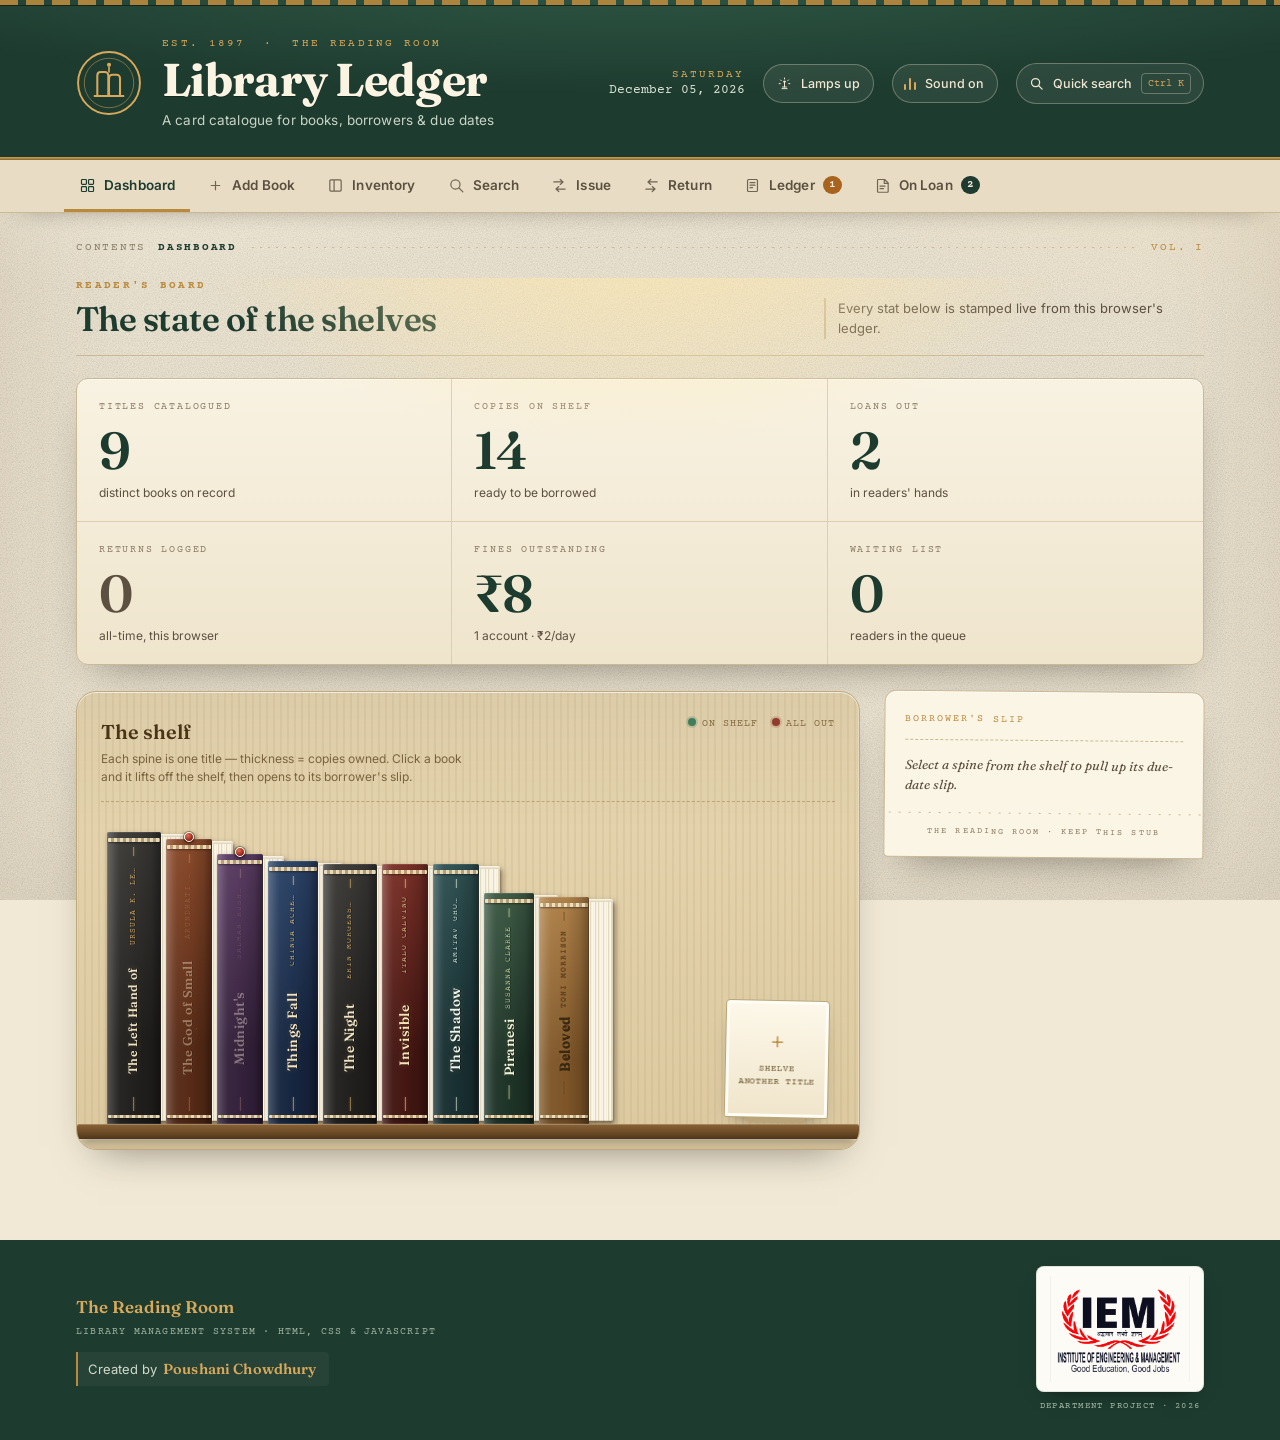
<file: index.html>
<!DOCTYPE html>
<html lang="en">
<head>
<meta charset="UTF-8">
<meta name="viewport" content="width=device-width, initial-scale=1.0">
<title>The Reading Room · Library Management</title>
<link rel="preconnect" href="https://fonts.googleapis.com">
<link rel="preconnect" href="https://fonts.gstatic.com" crossorigin>
<link href="https://fonts.googleapis.com/css2?family=Fraunces:ital,opsz,wght@0,9..144,300..800;1,9..144,300..800&family=Inter:wght@400;500;600;700&family=Courier+Prime:wght@400;700&display=swap" rel="stylesheet">
<meta name="description" content="The Reading Room · a vintage card-catalogue library management system for books, borrowers and due dates.">
<meta name="theme-color" content="#1d3b2f">
<link rel="icon" href="data:image/svg+xml,%3Csvg xmlns='http://www.w3.org/2000/svg' viewBox='0 0 32 32'%3E%3Crect width='32' height='32' rx='6' fill='%231d3b2f'/%3E%3Cpath d='M10 24V12.5a2 2 0 0 1 2-2h1.5v13.5M18.5 24V10.5H20a2 2 0 0 1 2 2V24M8.5 24h15' fill='none' stroke='%23d9a95b' stroke-width='1.6' stroke-linecap='round'/%3E%3C/svg%3E">
<style>
/* ==========================================================================
   THE READING ROOM · Library Management System
   Concept: a vintage card catalogue & reading desk.
   ========================================================================== */

/* ---------- tokens ---------- */
:root {
  --paper:      #f1e9d6;
  --paper-2:    #e8ddc4;
  --paper-3:    #dfd2b4;
  --ink:        #221b12;
  --ink-soft:   #5c5040;
  --ink-faint:  #8a7c66;
  --line:       #c9b995;
  --line-soft:  #dbcfb2;
  --green:      #1d3b2f;
  --green-2:    #2a5241;
  --green-3:    #3c6c56;
  --brass:      #b98a3e;
  --brass-2:    #d9a95b;
  --brass-pale: #f2e2be;
  --red:        #8f3b2e;
  --red-soft:   #f0dcd4;
  --ok:         #2f6a4f;
  --fine:       #a8641e;   /* amber, for money owed */
  --fine-soft:  #f3e4c9;
  --queue:      #4a5d7a;   /* dusty blue, for reservations */
  --queue-soft: #e2e7ee;

  --serif: "Fraunces", "Iowan Old Style", Georgia, serif;
  --sans:  "Inter", system-ui, -apple-system, sans-serif;
  --mono:  "Courier Prime", "Courier New", monospace;

  --r-sm: 6px;
  --r-md: 12px;
  --r-lg: 20px;

  --shadow-card: 0 1px 0 rgba(255,255,255,.55) inset, 0 18px 40px -22px rgba(34,27,18,.55);
  --grain: url("data:image/svg+xml,%3Csvg xmlns='http://www.w3.org/2000/svg' width='160' height='160'%3E%3Cfilter id='n'%3E%3CfeTurbulence type='fractalNoise' baseFrequency='.8' numOctaves='3' stitchTiles='stitch'/%3E%3CfeColorMatrix type='saturate' values='0'/%3E%3C/filter%3E%3Crect width='160' height='160' filter='url(%23n)' opacity='.42'/%3E%3C/svg%3E");
}

/* ---------- reset ---------- */
*, *::before, *::after { box-sizing: border-box; }
html { scroll-behavior: smooth; }
html, body { overflow-x: clip; }
body {
  margin: 0;
  font-family: var(--sans);
  font-size: 15.5px;
  line-height: 1.55;
  color: var(--ink);
  background-color: var(--paper);
  background-image:
    radial-gradient(1100px 600px at 12% -8%, #fbf5e6 0%, transparent 60%),
    radial-gradient(900px 520px at 96% 4%, #efe3c8 0%, transparent 55%),
    var(--grain);
  background-attachment: fixed;
  background-blend-mode: normal, normal, multiply;
  -webkit-font-smoothing: antialiased;
}
body::after { /* subtle vignette over everything */
  content: "";
  position: fixed; inset: 0;
  pointer-events: none; z-index: 1;
  box-shadow: inset 0 0 140px rgba(70, 50, 20, .12);
}
h1, h2, h3, h4, p, dl, dd, ul { margin: 0; }
ul { padding: 0; list-style: none; }
button { font: inherit; color: inherit; border: 0; background: none; cursor: pointer; }
input { font: inherit; color: inherit; }
::selection { background: var(--brass-2); color: var(--ink); }

.skip-link {
  position: absolute; left: 12px; top: -60px; z-index: 60;
  padding: 10px 16px; border-radius: var(--r-sm);
  background: var(--ink); color: var(--paper); font-weight: 600;
  transition: top .2s;
}
.skip-link:focus { top: 12px; }

/* ==========================================================================
   MASTHEAD
   ========================================================================== */
.masthead {
  position: relative; z-index: 2;
  background:
    radial-gradient(120% 160% at 50% -40%, #35604c 0%, transparent 62%),
    var(--green);
  color: #f4ecd9;
}
.masthead-rule {
  height: 6px;
  background: repeating-linear-gradient(90deg, var(--brass) 0 18px, transparent 18px 26px);
  border-bottom: 1px solid #16221a;
  opacity: .9;
}
.masthead-rule.double {
  height: 3px;
  background: linear-gradient(180deg, var(--brass-2), var(--brass) 60%, #8a6329);
  border: 0;
}
.masthead-inner {
  max-width: 1180px; margin: 0 auto;
  padding: calc(30px + env(safe-area-inset-top)) max(26px, env(safe-area-inset-right)) 26px max(26px, env(safe-area-inset-left));
  display: flex; align-items: center; justify-content: space-between; gap: 26px;
  flex-wrap: wrap;
}
.brand { display: flex; align-items: center; gap: 20px; }
.crest { width: 66px; height: 66px; color: var(--brass-2); flex: none; }
.brand-over {
  font-family: var(--mono); font-size: 10.5px; letter-spacing: .22em;
  text-transform: uppercase; color: var(--brass-2); margin-bottom: 6px;
}
.brand h1 {
  font-family: var(--serif);
  font-size: clamp(30px, 5vw, 46px);
  font-weight: 700; letter-spacing: -.015em; line-height: .95;
  font-variation-settings: "SOFT" 0, "WONK" 1;
  color: #fbf4e3;
  text-shadow: 0 1px 0 rgba(0,0,0,.25);
}
.brand-sub {
  margin-top: 8px; font-size: 13.5px; color: #c9d5c7; letter-spacing: .01em;
}
.masthead-side { display: flex; align-items: center; gap: 18px; flex-wrap: wrap; }
.clock { text-align: right; font-family: var(--mono); line-height: 1.35; }
.clock-day { font-size: 10.5px; letter-spacing: .2em; text-transform: uppercase; color: var(--brass-2); }
.clock-date { font-size: 13px; color: #dbe4d6; }

.palette-btn {
  display: inline-flex; align-items: center; gap: 9px;
  padding: 9px 12px; border-radius: 999px;
  border: 1px solid rgba(244,236,217,.3);
  background: rgba(244,236,217,.07);
  color: #f0e7d2; font-size: 12.5px; font-weight: 500;
  transition: background .2s, border-color .2s, transform .2s;
}
.palette-btn:hover { background: rgba(244,236,217,.15); border-color: rgba(244,236,217,.5); }
.palette-btn kbd {
  font-family: var(--mono); font-size: 10px; padding: 2px 6px;
  border-radius: 4px; border: 1px solid rgba(244,236,217,.3);
  color: var(--brass-2);
}

/* ==========================================================================
   TABS — index tabs on a card
   ========================================================================== */
.tabs {
  position: sticky; top: 0; z-index: 40;
  background: var(--paper-2);
  border-bottom: 1px solid var(--line);
  box-shadow: 0 12px 24px -22px rgba(34,27,18,.9);
}
.tabs-inner {
  max-width: 1180px; margin: 0 auto;
  display: flex; gap: 2px; overflow-x: auto;
  padding: 0 14px;
  scrollbar-width: none;
  scroll-behavior: smooth;
}
/* fade the strip's right edge so it reads as scrollable on small screens */
@media (max-width: 900px) {
  .tabs { position: sticky; }
  .tabs::after {
    content: ""; position: absolute; right: 0; top: 0; bottom: 0; width: 34px;
    background: linear-gradient(90deg, transparent, var(--paper-2));
    pointer-events: none;
  }
}
.tabs-inner::-webkit-scrollbar { display: none; }
.tab {
  position: relative; flex: none;
  display: inline-flex; align-items: center; gap: 8px;
  padding: 15px 15px 13px;
  font-size: 13.5px; font-weight: 600; letter-spacing: .01em;
  color: var(--ink-soft);
  border-bottom: 3px solid transparent;
  transition: color .18s, background .18s;
  white-space: nowrap;
}
.tab:hover { color: var(--ink); background: rgba(185,138,62,.09); }
.tab.active { color: var(--green); border-bottom-color: var(--brass); }
.tab-ico svg {
  width: 17px; height: 17px; display: block;
  fill: none; stroke: currentColor; stroke-width: 1.7;
  stroke-linecap: round; stroke-linejoin: round;
  opacity: .85;
}
.tab.active .tab-ico svg { opacity: 1; }
.tab-count {
  min-width: 19px; padding: 1px 6px;
  border-radius: 999px;
  background: var(--green); color: var(--paper);
  font-family: var(--mono); font-size: 10.5px; text-align: center;
}
.tab.active .tab-count { background: var(--brass); color: #2b1e0b; }

/* ==========================================================================
   LAYOUT
   ========================================================================== */
main {
  position: relative; z-index: 2;
  max-width: 1180px; margin: 0 auto;
  padding: 26px max(26px, env(safe-area-inset-right)) 70px max(26px, env(safe-area-inset-left));
}
.contents {
  display: flex; align-items: baseline; gap: 12px;
  margin-bottom: 22px;
  font-family: var(--mono); font-size: 11px;
  letter-spacing: .16em; text-transform: uppercase;
  color: var(--ink-faint);
}
.contents-current { color: var(--green); font-weight: 700; }
.contents-dots {
  flex: 1; height: 1px; align-self: center;
  background-image: radial-gradient(circle, var(--line) 1px, transparent 1px);
  background-size: 8px 1px; background-repeat: repeat-x;
}
.contents-vol { color: var(--brass); }

.section { display: none; animation: rise .45s cubic-bezier(.2,.7,.2,1) both; }
.section.active { display: block; }
@keyframes rise {
  from { opacity: 0; transform: translateY(14px); }
  to   { opacity: 1; transform: none; }
}

.board-head {
  display: flex; align-items: flex-end; justify-content: space-between;
  gap: 20px; flex-wrap: wrap;
  padding-bottom: 16px; margin-bottom: 22px;
  border-bottom: 1px solid var(--line);
}
.eyebrow {
  font-family: var(--mono); font-size: 10.5px; font-weight: 700;
  letter-spacing: .22em; text-transform: uppercase;
  color: var(--brass); margin-bottom: 7px;
}
.board-head h2 {
  font-family: var(--serif); font-size: clamp(25px, 3.4vw, 34px);
  font-weight: 600; letter-spacing: -.015em; line-height: 1.1;
  color: var(--green);
}
.board-note {
  max-width: 380px; font-size: 13px; color: var(--ink-soft);
  border-left: 2px solid var(--line); padding-left: 12px;
}

/* ==========================================================================
   DASHBOARD · STATS
   ========================================================================== */
.stats {
  display: grid; grid-template-columns: repeat(3, minmax(0,1fr));
  gap: 0; margin-bottom: 26px;
  border: 1px solid var(--line); border-radius: var(--r-md);
  background: linear-gradient(180deg, #f8f2e2, #efe5cd);
  box-shadow: var(--shadow-card);
  overflow: hidden;
}
.stat {
  padding: 20px 22px 18px;
  border-right: 1px solid var(--line-soft);
  border-bottom: 1px solid var(--line-soft);
  position: relative;
}
.stat:nth-child(3n) { border-right: 0; }
.stat:nth-last-child(-n+3) { border-bottom: 0; }
.stat::before {
  content: ""; position: absolute; left: 0; right: 0; top: 0; height: 3px;
  background: linear-gradient(90deg, var(--brass), transparent);
  opacity: 0; transition: opacity .25s;
}
.stat:hover::before { opacity: 1; }
.stat-label {
  font-family: var(--mono); font-size: 10px; letter-spacing: .18em;
  text-transform: uppercase; color: var(--ink-faint); margin-bottom: 10px;
}
.stat-value {
  font-family: var(--serif); font-size: clamp(38px, 5vw, 52px);
  font-weight: 600; line-height: 1; color: var(--green);
  font-variant-numeric: tabular-nums;
  letter-spacing: -.03em;
}
.stat-value.bump { animation: bump .5s cubic-bezier(.2,1.6,.4,1); }
@keyframes bump { 0% { transform: scale(1); } 40% { transform: scale(1.13); color: var(--brass); } 100% { transform: scale(1); } }
.stat-foot { margin-top: 8px; font-size: 12px; color: var(--ink-soft); }
.stat-returned .stat-value { color: var(--ink-soft); }

/* ==========================================================================
   DASHBOARD · SHELF BOARD
   ========================================================================== */
.board {
  display: grid; grid-template-columns: minmax(0, 1fr) 320px;
  gap: 24px; align-items: start;
}
.shelf-wrap {
  position: relative;
  background:
    linear-gradient(180deg, rgba(34,27,18,.05), transparent 30%),
    repeating-linear-gradient(90deg, rgba(122,83,36,.07) 0 2px, transparent 2px 7px),
    linear-gradient(180deg, #e6d6b0, #dcc9a0);
  border: 1px solid #bfa97e;
  border-radius: var(--r-lg);
  padding: 24px 24px 0;
  box-shadow: var(--shadow-card), inset 0 0 0 1px rgba(255,255,255,.25);
  overflow: hidden;
}
.lamp {
  position: absolute; inset: 0; pointer-events: none; z-index: 0;
  background: radial-gradient(60% 45% at 50% -12%, rgba(255,232,170,.85), transparent 70%);
}
.shelf-head {
  position: relative; z-index: 1;
  display: flex; justify-content: space-between; align-items: flex-start;
  gap: 16px; flex-wrap: wrap;
  padding-bottom: 14px; margin-bottom: 4px;
  border-bottom: 1px dashed rgba(122,83,36,.35);
}
.shelf-title {
  font-family: var(--serif); font-size: 20px; font-weight: 600; color: #4a3417;
}
.shelf-sub { font-size: 12px; color: #7a6440; margin-top: 3px; max-width: 380px; }
.shelf-legend {
  display: flex; gap: 14px;
  font-family: var(--mono); font-size: 10px; letter-spacing: .1em;
  text-transform: uppercase; color: #836a41;
}
.dot { width: 8px; height: 8px; border-radius: 50%; display: inline-block; margin-right: 6px; vertical-align: 0; }
.dot-avail { background: #3f7d5c; box-shadow: 0 0 0 2px rgba(63,125,92,.22); }
.dot-out { background: var(--red); box-shadow: 0 0 0 2px rgba(143,59,46,.2); }

/* the shelf itself */
.shelf {
  position: relative; z-index: 1;
  min-height: 300px;
  padding: 26px 6px 0;
  scroll-padding-inline: 6px;
  display: flex; flex-wrap: wrap; align-items: flex-end;
  align-content: flex-end;
  gap: 5px;
  transition: min-height .3s;
}
.shelf-empty {
  margin: auto; text-align: center; padding: 34px 10px;
  font-family: var(--serif); color: #7a6440;
}
.shelf-empty p:first-child { font-size: 21px; font-weight: 600; }
.shelf-empty p:last-child { font-size: 13px; font-family: var(--sans); margin-top: 6px; }

/* ---------- realistic hardcover books standing on the shelf ---------- */
.spine {
  --h: 196px;          /* book height */
  --w: 44px;           /* book (front board) width */
  --d: 24px;           /* page-block depth */
  --c1: #40543f;       /* case cloth, light */
  --c2: #26332a;       /* case cloth, dark */
  --foil: #e7c884;
  --tx: #f3e2b8;
  position: relative;
  width: var(--w);
  min-width: 40px;
  max-width: 76px;
  height: var(--h);
  border-radius: 2px 2px 1px 1px;
  cursor: pointer;
  transform-origin: bottom center;
  transform-style: preserve-3d;
  animation: spineIn .55s cubic-bezier(.2,.8,.2,1) both;
  filter: drop-shadow(2px 3px 3px rgba(40,26,10,.34));
  transition: transform .24s cubic-bezier(.2,.8,.2,1), filter .24s;
}
@keyframes spineIn { from { transform: translateY(18px) scaleY(.55); opacity: 0; } }

/* FRONT BOARD — the cloth cover with gold tooling */
.spine-board {
  position: absolute; inset: 0;
  display: flex; flex-direction: column; align-items: center; justify-content: space-between;
  padding: 13px 4px 11px;
  border-radius: 2px 2px 1px 1px;
  background:
    var(--cloth) center/cover no-repeat,
    linear-gradient(90deg, rgba(255,255,255,.16), transparent 16%, transparent 82%, rgba(0,0,0,.30)),
    linear-gradient(168deg, var(--c1), var(--c2) 72%);
  background-blend-mode: soft-light, normal, normal;
  box-shadow:
    inset 0 0 0 1px rgba(255,255,255,.10),
    inset -1px 0 0 rgba(0,0,0,.35),
    inset 0 -7px 0 rgba(0,0,0,.16);
  overflow: hidden;
}
/* woven highlight across the boards */
.spine-board::after {
  content: ""; position: absolute; inset: 0; pointer-events: none;
  background: linear-gradient(90deg, rgba(255,255,255,.20), rgba(255,255,255,.03) 24%, transparent 55%, rgba(0,0,0,.22));
}

/* the page block seen from the side, under the front board */
.spine-pages {
  position: absolute;
  top: 3px; bottom: 3px; left: calc(var(--w) - 5px);
  width: calc(var(--d) + 5px);
  border-radius: 0 2px 2px 0;
  background:
    repeating-linear-gradient(90deg,
      #fbf6e8 0 1px, #e3d9bd 1px 1.6px, #f6efdd 1.6px 2.6px),
    linear-gradient(90deg, #d9cfb4, #f6efdd 30%, #e9e0c7);
  box-shadow: inset 0 0 0 1px rgba(120,98,64,.22), 1px 2px 3px rgba(40,26,10,.35);
  z-index: -1;
}
.spine-pages::before { /* top edge of the text block */
  content: ""; position: absolute; inset: -1px 0 auto; height: 3px;
  background: linear-gradient(180deg, #fdf8ec, #ddd2b6);
  border-radius: 2px 2px 0 0;
}

/* head & tail bands at the vice of the spine */
.spine-band {
  position: absolute; left: 1px; right: 1px; height: 3.5px;
  border-radius: 1px;
  background: repeating-linear-gradient(90deg, #f4e8c8 0 3px, #c2a578 3px 6px);
  box-shadow: 0 1px 2px rgba(0,0,0,.45);
  opacity: .92; z-index: 2;
}
.spine-band.top { top: 6px; }
.spine-band.bottom { bottom: 6px; }

/* gold-foil typography on the spine */
.spine-text {
  writing-mode: vertical-rl;
  transform: rotate(180deg);
  display: flex; align-items: center; justify-content: flex-start; gap: 9px;
  max-height: 100%; overflow: hidden;
  position: relative; z-index: 1;
  padding: 2px 0;
}
.spine-title {
  font-family: var(--serif); font-size: var(--fs, 12.5px); font-weight: 600;
  letter-spacing: .035em; line-height: 1.08;
  color: var(--tx);
  text-shadow: 0 1px 0 rgba(0,0,0,.55), 0 0 6px rgba(231,200,132,.22);
  white-space: normal;          /* long titles wrap onto a second column, like real spines */
  overflow: hidden;
  max-width: 1.25em;
  max-height: 100%;
  flex: 0 1 auto;
}
.spine-author {
  font-family: var(--mono); font-size: 8px; letter-spacing: .12em;
  text-transform: uppercase; line-height: 1;
  color: var(--foil); opacity: .85;
  text-shadow: 0 1px 0 rgba(0,0,0,.5);
  overflow: hidden; text-overflow: ellipsis; white-space: nowrap;
  max-width: 100%;
}
/* tiny gold rules above/below the spine lettering */
.spine-rule {
  flex: none; width: 1px; background: var(--foil); opacity: .65;
  box-shadow: 0 0 3px rgba(231,200,132,.4);
}
.spine-rule.a { height: 14px; }
.spine-rule.b { height: 9px; }

/* shelf-worn states */
.spine:hover, .spine:focus-visible {
  transform: translateY(-13px) rotate(-1.4deg);
  filter: drop-shadow(5px 14px 999px rgba(0,0,0,0)) drop-shadow(5px 12px 14px rgba(40,26,10,.42)) brightness(1.07);
  outline: none; z-index: 5;
}
.spine.selected {
  transform: translateY(-17px);
  filter: drop-shadow(4px 14px 16px rgba(40,26,10,.45)) brightness(1.1);
  z-index: 4;
}
.spine.selected .spine-board { box-shadow: inset 0 0 0 2px var(--brass-2), inset 0 -7px 0 rgba(0,0,0,.16); }
.spine-out .spine-text, .spine-out .spine-author { opacity: .42; }
.spine-flag {
  position: absolute; left: 50%; top: -7px; transform: translateX(-50%);
  width: 10px; height: 10px; border-radius: 50%;
  background: radial-gradient(circle at 35% 30%, #e0705c, #8f1f14 70%);
  border: 1.5px solid #fdf6e6;
  box-shadow: 0 2px 5px rgba(0,0,0,.5), 0 0 0 1px rgba(0,0,0,.35);
  z-index: 4;
}

.shelf-placard {
  margin-left: auto;
  align-self: flex-end;
  flex: none;
  width: 104px; height: 118px;
  margin-bottom: 6px;
  display: flex; flex-direction: column; align-items: center; justify-content: center; gap: 8px;
  padding: 10px;
  background: linear-gradient(180deg, #fdf8ea, #f0e5cb);
  border: 1px solid #b9a577;
  border-radius: 4px 4px 2px 2px;
  box-shadow: 0 10px 18px -12px rgba(34,27,18,.7), inset 0 0 0 3px #fffdf6;
  color: #6b5730;
  transform: rotate(1.2deg);
  transition: transform .2s, box-shadow .2s, background .2s;
  position: relative;
}
.shelf-placard::after { /* little easel foot */
  content: ""; position: absolute; left: 50%; bottom: -6px; transform: translateX(-50%);
  width: 58px; height: 6px; border-radius: 0 0 3px 3px;
  background: #b9a577;
}
.shelf-placard:hover { transform: rotate(-1deg) translateY(-4px); background: #fffdf3; }
.placard-plus {
  font-family: var(--serif); font-size: 26px; font-weight: 600; line-height: 1; color: var(--brass);
}
.placard-text {
  font-family: var(--mono); font-size: 9px; letter-spacing: .1em;
  text-transform: uppercase; line-height: 1.5; text-align: center;
}
.shelf-empty-btn { margin-top: 16px; }

.shelf-board {
  position: relative; z-index: 2;
  margin: 0 -24px;
  height: 15px;
  background: linear-gradient(180deg, #8a6337, #6d4c27 55%, #4e3518);
  box-shadow: 0 6px 10px -4px rgba(34,27,18,.55), inset 0 1px 0 rgba(255,255,255,.22);
  border-radius: 2px;
}
.shelf-rail {
  position: relative; z-index: 1;
  height: 10px; margin: 0 -24px;
  background: linear-gradient(180deg, #e8d9b7, #d3bf94);
  box-shadow: inset 0 1px 0 rgba(255,255,255,.4), 0 8px 16px -12px rgba(34,27,18,.8);
}

/* ==========================================================================
   DASHBOARD · DUE SLIP
   ========================================================================== */
.slip-wrap { position: sticky; top: 92px; }
.slip {
  position: relative;
  background: #fbf5e6;
  border: 1px solid var(--line);
  border-radius: var(--r-md) var(--r-md) 4px 4px;
  box-shadow: var(--shadow-card);
  padding: 20px 20px 18px;
  transform: rotate(.5deg);
  transition: transform .3s;
}
.slip:hover { transform: rotate(0deg); }
.slip-eyebrow {
  font-family: var(--mono); font-size: 10px; letter-spacing: .2em;
  text-transform: uppercase; color: var(--brass);
  padding-bottom: 12px; margin-bottom: 14px;
  border-bottom: 1px dashed var(--line);
}
.slip-empty { font-size: 13px; color: var(--ink-soft); font-style: italic; font-family: var(--serif); }
.slip-code {
  display: inline-block;
  font-family: var(--mono); font-size: 10.5px; font-weight: 700; letter-spacing: .12em;
  background: var(--green); color: #f4ecd9;
  padding: 3px 8px; border-radius: 3px; margin-bottom: 10px;
}
.slip-title {
  font-family: var(--serif); font-size: 21px; font-weight: 600; line-height: 1.15;
  color: var(--ink); margin-bottom: 6px;
}
.slip-author { font-size: 13px; color: var(--ink-soft); font-style: italic; }
.slip-meta {
  margin: 16px 0 0; padding: 14px 0 0;
  border-top: 1px dashed var(--line);
  display: grid; gap: 8px;
}
.slip-meta div { display: flex; justify-content: space-between; align-items: baseline; gap: 10px; }
.slip-meta dt {
  font-family: var(--mono); font-size: 10px; letter-spacing: .12em;
  text-transform: uppercase; color: var(--ink-faint);
}
.slip-meta dd { font-size: 13px; font-weight: 600; }
.slip-meta dd.is-out { color: var(--red); }
.slip-meta dd.is-ok { color: var(--ok); }
.slip-loans { margin-top: 16px; padding-top: 13px; border-top: 1px dashed var(--line); }
.slip-loans-head {
  font-family: var(--mono); font-size: 9.5px; letter-spacing: .16em;
  text-transform: uppercase; color: var(--ink-faint); margin-bottom: 8px;
}
.slip-loans-list { display: grid; gap: 6px; }
.slip-loans-list li {
  display: flex; justify-content: space-between; gap: 8px;
  font-family: var(--mono); font-size: 11px; color: var(--ink-soft);
}
.slip-loans-list li span:last-child { color: var(--ink-faint); white-space: nowrap; }
.slip-loans-list li.is-overdue span:last-child { color: var(--red); font-weight: 700; }
.slip-return {
  width: 100%; margin-top: 16px; padding: 10px;
  border: 1px dashed var(--green-3); border-radius: var(--r-sm);
  background: rgba(29,59,47,.05);
  font-size: 12.5px; font-weight: 600; color: var(--green);
  transition: background .2s;
}
.slip-return:hover { background: rgba(29,59,47,.12); }
.slip-return[disabled] { opacity: .38; cursor: not-allowed; }
.slip-perforation {
  height: 1px; margin: 18px -20px 12px;
  background-image: radial-gradient(circle, var(--line) 1.3px, transparent 1.4px);
  background-size: 10px 1px; background-repeat: repeat-x;
}
.slip-stub {
  font-family: var(--mono); font-size: 8.5px; letter-spacing: .24em;
  text-align: center; color: var(--ink-faint);
}

/* ==========================================================================
   FORMS / DESK
   ========================================================================== */
.desk {
  display: grid; grid-template-columns: minmax(0, 1fr) 340px;
  gap: 26px; align-items: start;
}
.card-form {
  background: linear-gradient(180deg, #fbf6e9, #f3ead4);
  border: 1px solid var(--line);
  border-radius: var(--r-md);
  padding: 24px;
  box-shadow: var(--shadow-card);
  display: grid; gap: 16px;
}
.field-row { display: grid; grid-template-columns: 1fr 1fr; gap: 16px; }
.field label {
  display: flex; align-items: baseline; justify-content: space-between; gap: 8px;
  font-family: var(--mono); font-size: 10.5px; font-weight: 700;
  letter-spacing: .14em; text-transform: uppercase; color: var(--ink-soft);
  margin-bottom: 7px;
}
.field label span {
  font-family: var(--sans); font-weight: 400; font-size: 10.5px;
  letter-spacing: .02em; text-transform: none; color: var(--ink-faint);
}
.field input,
.index-field input,
.palette-input input {
  width: 100%; padding: 12px 13px;
  font-size: 15px;
  color: var(--ink);
  background: #fffdf7;
  border: 1px solid var(--line);
  border-radius: var(--r-sm);
  box-shadow: inset 0 1px 2px rgba(34,27,18,.06);
  transition: border-color .18s, box-shadow .18s, background .18s;
}
.field input:focus,
.index-field input:focus,
.palette-input input:focus {
  outline: none;
  border-color: var(--green-3);
  box-shadow: 0 0 0 3px rgba(60,108,86,.16), inset 0 1px 2px rgba(34,27,18,.04);
  background: #fffefb;
}
.field input::placeholder { color: var(--ink-faint); }
.field input.invalid { border-color: var(--red); box-shadow: 0 0 0 3px rgba(143,59,46,.14); }
.field-echo {
  margin-top: 7px; font-family: var(--mono); font-size: 10.5px;
  color: var(--ink-faint); min-height: 14px;
}
.field-echo.good { color: var(--ok); }
.field-echo.bad { color: var(--red); }

.form-foot { display: flex; align-items: center; gap: 16px; flex-wrap: wrap; margin-top: 4px; }
.form-hint { font-size: 11.5px; color: var(--ink-faint); max-width: 280px; }

.btn-primary {
  display: inline-flex; align-items: center; gap: 10px;
  padding: 13px 22px;
  border-radius: 999px;
  background: linear-gradient(180deg, var(--green-2), var(--green));
  color: #f6efdc;
  font-weight: 600; font-size: 14px;
  box-shadow: 0 10px 20px -12px rgba(29,59,47,.9), inset 0 1px 0 rgba(255,255,255,.16);
  transition: transform .18s, box-shadow .18s, filter .18s;
}
.btn-primary:hover { transform: translateY(-1px); filter: brightness(1.08); box-shadow: 0 14px 24px -12px rgba(29,59,47,.85), inset 0 1px 0 rgba(255,255,255,.2); }
.btn-primary:active { transform: translateY(1px) scale(.99); }
.btn-primary svg { flex: none; }

/* ==========================================================================
   HERO HARDBOOK · the 3D cover on the accession desk
   ========================================================================== */
.book-stage {
  position: relative;
  padding: 26px 22px 30px;
  perspective: 1200px;
  display: flex; justify-content: center; align-items: flex-end;
}
.hardbook {
  --bw: 224px; --bh: 318px;
  --c1: #3d5a45; --c2: #1e3327;
  --foil: #cfe0a6; --tx: #eef3d8;
  position: relative;
  width: var(--bw); height: var(--bh);
  transform-style: preserve-3d;
  transform: rotateX(6deg) rotateY(-15deg);
  transition: transform .5s cubic-bezier(.2,.8,.2,1);
  animation: hbIn .8s cubic-bezier(.2,.8,.2,1) both;
}
@keyframes hbIn { from { opacity: 0; transform: rotateX(6deg) rotateY(-15deg) translateY(22px); } }
.book-stage:hover .hardbook { transform: rotateX(4deg) rotateY(-8deg); }

/* text block: pages visible on the fore-edge and top */
.hb-pages {
  position: absolute; inset: 5px 0 3px 8px;
  border-radius: 2px 5px 5px 2px;
  transform: translateZ(-13px);
  background:
    repeating-linear-gradient(90deg, #f7f1e0 0 1px, #ddd3b8 1px 2px, #f1e9d6 2px 4px);
  box-shadow: inset 0 0 0 1px rgba(120,98,64,.25), 0 0 0 1px rgba(0,0,0,.2);
}
.hb-pages::before { /* head of the book (top edge) */
  content: ""; position: absolute; left: 0; right: 0; top: -4px; height: 5px;
  background: linear-gradient(180deg, #fdf9ee, #ddd2b6);
  border-radius: 2px;
  transform: rotateX(70deg); transform-origin: bottom;
}

/* front board */
.hb-cover {
  position: absolute; inset: 0;
  border-radius: 2px 6px 6px 2px;
  padding: 30px 26px 24px 34px;
  display: flex; flex-direction: column; align-items: center; justify-content: center;
  text-align: center;
  color: var(--tx);
  background:
    linear-gradient(100deg, rgba(255,255,255,.22), transparent 26%, transparent 78%, rgba(0,0,0,.26)),
    linear-gradient(160deg, var(--c1), var(--c2) 78%);
  box-shadow:
    inset 0 0 0 1px rgba(255,255,255,.12),
    -10px 14px 26px -18px rgba(30,20,8,.85);
  overflow: hidden;
  transform: translateZ(3px);
}
/* the generated cloth texture, blended into the tinted board */
.hb-grain {
  position: absolute; inset: 0; pointer-events: none;
  background-image: var(--grain-url);
  background-size: cover; background-position: center;
  opacity: .5; mix-blend-mode: soft-light;
}
/* gold-tooled frame, drawn in CSS so it always fits */
.hb-frame {
  position: absolute; inset: 13px 13px 13px 21px;
  border: 1.4px solid var(--foil); border-radius: 2px;
  opacity: .62;
  box-shadow: inset 0 0 0 3.2px transparent, inset 0 0 0 4.4px rgba(0,0,0,0);
}
.hb-frame::after {
  content: ""; position: absolute; inset: 4px;
  border: .8px solid var(--foil); opacity: .7;
}
/* the dark leather hinge along the spine edge */
.hb-spine-hinge {
  position: absolute; left: 0; top: 0; bottom: 0; width: 18px;
  background: linear-gradient(90deg, rgba(0,0,0,.42), rgba(0,0,0,.14) 60%, transparent);
  border-radius: 2px 0 0 2px;
}
.hb-headband {
  position: absolute; left: 0; right: 6px; height: 4px;
  background: repeating-linear-gradient(90deg, #f0e3c2 0 5px, #b49a68 5px 10px);
  opacity: .85;
}
.hb-headband.top { top: 8px; }
.hb-headband.bottom { bottom: 8px; }

.hb-title {
  position: relative; z-index: 1;
  font-family: var(--serif);
  font-size: 25px; font-weight: 700; line-height: 1.12;
  letter-spacing: .005em;
  max-height: 4.5em; overflow: hidden;
  color: var(--tx);
  text-shadow: 0 1px 0 rgba(0,0,0,.6), 0 0 14px rgba(0,0,0,.25);
}
.hb-rule {
  position: relative; z-index: 1;
  width: 44px; height: 1px; margin: 14px 0 12px;
  background: var(--foil); opacity: .8;
  box-shadow: 0 3px 0 -1px var(--foil);
}
.hb-author {
  position: relative; z-index: 1;
  font-family: var(--mono); font-size: 10px; letter-spacing: .22em;
  text-transform: uppercase; color: var(--foil); opacity: .95;
}
.hb-foot {
  position: relative; z-index: 1;
  margin-top: auto; padding-top: 22px;
  font-family: var(--mono); font-size: 9px; letter-spacing: .18em;
  color: var(--foil); opacity: .62;
}
.hb-stamp {
  position: absolute; z-index: 2; right: 18px; bottom: 54px;
  font-family: var(--mono); font-size: 9px; font-weight: 700; letter-spacing: .2em;
  color: rgba(255,236,214,.55);
  border: 1.6px solid rgba(255,236,214,.42);
  padding: 3px 7px; border-radius: 2px;
  transform: rotate(-9deg);
  transition: opacity .3s;
}
.hb-stamp.inked { opacity: 0; }
.stage-shadow {
  position: absolute; left: 50%; bottom: 14px; transform: translateX(-50%);
  width: 210px; height: 20px; border-radius: 50%;
  background: radial-gradient(ellipse at center, rgba(40,26,10,.42), transparent 70%);
  filter: blur(3px);
}


/* hero book · binding variants (driven by data-binding) */
.hardbook[data-binding="oxblood"]  { --c1:#7a3128; --c2:#431612; --foil:#e9c987; --tx:#f6e3b6; }
.hardbook[data-binding="forest"]   { --c1:#3d5a45; --c2:#1e3327; --foil:#cfe0a6; --tx:#eef3d8; }
.hardbook[data-binding="navy"]     { --c1:#2c4468; --c2:#16253f; --foil:#e6c17e; --tx:#f2e2bd; }
.hardbook[data-binding="tan"]      { --c1:#b0824a; --c2:#7d5528; --foil:#5b3c1a; --tx:#3a2811; }
.hardbook[data-binding="plum"]     { --c1:#5b3d63; --c2:#33203a; --foil:#e6b7a3; --tx:#f4e2dd; }
.hardbook[data-binding="rust"]     { --c1:#8a4a2b; --c2:#562a16; --foil:#f0d19a; --tx:#f8e7c8; }
.hardbook[data-binding="teal"]     { --c1:#2f5152; --c2:#182f31; --foil:#e3eee8; --tx:#eef5ef; }
.hardbook[data-binding="charcoal"] { --c1:#3b3a37; --c2:#211f1d; --foil:#d9b06a; --tx:#efe3c6; }

/* desk preview column */
.desk-preview { display: grid; gap: 12px; }
.catalogue-card {
  position: relative;
  padding: 20px 20px 22px;
  background: #fbf6e9;
  border: 1px solid var(--line);
  border-radius: 4px;
  box-shadow: 0 14px 30px -20px rgba(34,27,18,.6), inset 0 0 0 4px #fffdf6;
  transform: rotate(-1deg);
  transition: transform .3s;
}
.catalogue-card:hover { transform: rotate(0); }
.catalogue-card .perf {
  position: absolute; left: -1px; right: -1px; top: -10px; height: 9px;
  background-image: radial-gradient(circle at 5px 9px, transparent 4px, var(--line) 4.5px);
  background-size: 10px 9px; background-repeat: repeat-x;
}
.cat-code {
  font-family: var(--mono); font-size: 10px; font-weight: 700; letter-spacing: .16em;
  color: var(--ink-faint); margin-bottom: 16px;
}
.cat-title {
  font-family: var(--serif); font-size: 22px; font-weight: 600; line-height: 1.15;
  min-height: 50px; max-height: calc(2 * 1.15em); color: var(--ink);
  display: -webkit-box; -webkit-line-clamp: 2; -webkit-box-orient: vertical; overflow: hidden;
}
.cat-author { font-size: 13px; font-style: italic; color: var(--ink-soft); margin-top: 8px; }
.cat-foot {
  margin-top: 20px; padding-top: 12px; border-top: 1px solid var(--line-soft);
  font-family: var(--mono); font-size: 10.5px; letter-spacing: .08em; color: var(--ink-faint);
}
.cat-stamp {
  position: absolute; right: 14px; bottom: 46px;
  font-family: var(--mono); font-size: 10px; font-weight: 700; letter-spacing: .2em;
  color: rgba(143,59,46,.5);
  border: 2px solid rgba(143,59,46,.4); border-radius: 3px;
  padding: 3px 7px; transform: rotate(-8deg);
  transition: opacity .3s;
}
.cat-stamp.inked { opacity: 0; }
.cat-today {
  position: absolute; left: 14px; bottom: 42px;
  font-family: var(--mono); font-size: 9px; letter-spacing: .14em;
  color: rgba(29,59,47,.42);
  border: 1.5px solid rgba(29,59,47,.32); border-radius: 99px;
  padding: 2px 8px; transform: rotate(-4deg);
}
.desk-tip { font-size: 11.5px; color: var(--ink-faint); font-family: var(--mono); }

/* due-date slip */
.due-slip {
  position: relative;
  background: #fbf6e9;
  border: 1px solid var(--line);
  border-radius: 3px;
  padding: 20px;
  box-shadow: 0 14px 30px -20px rgba(34,27,18,.6);
  overflow: hidden;
}
.due-slip::before {
  content: ""; position: absolute; left: 0; right: 0; top: 0; height: 4px;
  background: repeating-linear-gradient(90deg, var(--red) 0 12px, #fbf6e9 12px 20px);
}
.due-slip-kicker {
  font-family: var(--mono); font-size: 10px; letter-spacing: .22em;
  text-transform: uppercase; color: var(--red); margin-bottom: 10px;
}
.due-date {
  font-family: var(--mono); font-size: 25px; font-weight: 700;
  letter-spacing: .04em; color: var(--ink); line-height: 1.1;
}
.due-line { margin-top: 8px; font-size: 12.5px; color: var(--ink-soft); min-height: 36px; }
.date-grid {
  display: grid; grid-template-columns: repeat(7, 1fr); gap: 4px;
  margin: 16px 0 12px; opacity: .3;
}
.date-grid i { height: 15px; border: 1px solid var(--ink-faint); border-radius: 1px; }
.due-foot {
  font-family: var(--mono); font-size: 9px; letter-spacing: .18em;
  text-transform: uppercase; color: var(--ink-faint);
  padding-top: 10px; border-top: 1px dashed var(--line);
}
.returned-note { padding: 22px; border: 1px dashed var(--line); border-radius: var(--r-md); background: rgba(255,253,246,.5); }
.rule-quote {
  font-family: var(--serif); font-size: 22px; font-style: italic; line-height: 1.3;
  color: var(--green); margin: 4px 0 12px;
}
.rule-sub { font-size: 12.5px; color: var(--ink-soft); }

/* ==========================================================================
   LEDGER TABLE
   ========================================================================== */
.ledger {
  border: 1px solid var(--line); border-radius: var(--r-md);
  background: linear-gradient(180deg, #fbf6e9, #f4ebd7);
  box-shadow: var(--shadow-card);
  overflow-x: auto;
}
.ledger-table { width: 100%; border-collapse: collapse; min-width: 720px; font-size: 13.5px; }
.ledger-table thead th {
  position: sticky; top: 0;
  font-family: var(--mono); font-size: 9.5px; font-weight: 700;
  letter-spacing: .16em; text-transform: uppercase; color: var(--paper);
  background: var(--green);
  padding: 12px 14px; text-align: left; white-space: nowrap;
}
.ledger-table thead th:first-child { padding-left: 20px; }
.ledger-table tbody td {
  padding: 13px 14px;
  border-bottom: 1px solid var(--line-soft);
  vertical-align: middle;
}
.ledger-table tbody td:first-child { padding-left: 20px; }
.ledger-table tbody tr { transition: background .15s; }
.ledger-table tbody tr:hover { background: rgba(185,138,62,.09); }
.ledger-table tbody tr:last-child td { border-bottom: 0; }
.cell-code {
  font-family: var(--mono); font-size: 10.5px; font-weight: 700; letter-spacing: .08em;
  color: var(--green); background: rgba(29,59,47,.08);
  padding: 3px 7px; border-radius: 3px; white-space: nowrap;
}
.cell-title { font-family: var(--serif); font-weight: 600; font-size: 15.5px; }
.cell-author { color: var(--ink-soft); }
.cell-year { font-family: var(--mono); font-size: 12px; color: var(--ink-soft); }
.copies { display: inline-flex; align-items: center; gap: 8px; }
.copies-bar {
  width: 54px; height: 5px; border-radius: 99px;
  background: var(--paper-3); overflow: hidden;
}
.copies-bar i { display: block; height: 100%; border-radius: 99px; background: var(--green-3); }
.copies-bar.is-out i { background: var(--red); }
.copies-num { font-family: var(--mono); font-size: 12px; font-weight: 700; }
.th-actions, .td-actions { text-align: right !important; padding-right: 20px !important; }
.row-actions { display: inline-flex; gap: 6px; justify-content: flex-end; }
.mini-btn {
  padding: 5px 10px; border-radius: 999px;
  font-size: 11px; font-weight: 600;
  border: 1px solid var(--line); background: #fffdf7; color: var(--ink-soft);
  transition: all .15s; white-space: nowrap;
}
.mini-btn:hover { border-color: var(--green-3); color: var(--green); background: rgba(60,108,86,.08); }
.mini-btn.danger:hover { border-color: var(--red); color: var(--red); background: rgba(143,59,46,.08); }
.mini-btn:disabled { opacity: .4; cursor: not-allowed; }
.mini-btn:disabled:hover { border-color: var(--line); color: var(--ink-soft); background: #fffdf7; }
.ledger-empty {
  padding: 34px 20px; text-align: center;
  font-family: var(--serif); font-style: italic; font-size: 16px; color: var(--ink-soft);
}

/* ==========================================================================
   SEARCH
   ========================================================================== */
.index-search { display: flex; gap: 12px; align-items: center; flex-wrap: wrap; }
.index-field {
  position: relative; flex: 1; min-width: 260px;
}
.index-field svg {
  position: absolute; left: 14px; top: 50%; transform: translateY(-50%);
  color: var(--ink-faint); pointer-events: none;
}
.index-field input { padding-left: 42px; }
.index-search .btn-primary { border-radius: var(--r-sm); padding: 12px 24px; }
.lemonade { margin: 22px 0 6px; }
.chip-row { display: flex; flex-wrap: wrap; gap: 8px; }
.chip {
  padding: 6px 13px; border-radius: 999px;
  border: 1px solid var(--line);
  background: #fffdf7;
  font-size: 12px; font-weight: 500; color: var(--ink-soft);
  transition: all .15s;
}
.chip:hover { border-color: var(--brass); color: var(--ink); background: var(--brass-pale); }
.chip.on { background: var(--green); border-color: var(--green); color: var(--paper); }
.search-note { margin-top: 18px; font-size: 13px; color: var(--ink-soft); font-style: italic; font-family: var(--serif); font-size: 15px; }

/* ==========================================================================
   LOANS — on loan board
   ========================================================================== */
.loan-board {
  display: grid; grid-template-columns: repeat(auto-fill, minmax(285px, 1fr));
  gap: 16px;
}
.loan-card {
  background: #fbf6e9;
  border: 1px solid var(--line);
  border-radius: var(--r-md);
  padding: 18px 18px 16px;
  box-shadow: 0 12px 26px -20px rgba(34,27,18,.65);
  position: relative;
  overflow: hidden;
  transition: transform .2s, box-shadow .2s;
  animation: rise .45s cubic-bezier(.2,.7,.2,1) both;
}
.loan-card:hover { transform: translateY(-3px); box-shadow: 0 18px 32px -20px rgba(34,27,18,.7); }
.loan-card::before {
  content: ""; position: absolute; left: 0; top: 0; bottom: 0; width: 4px;
  background: var(--green-3);
}
.loan-card.overdue::before { background: var(--red); }
.loan-main { display: flex; gap: 13px; align-items: flex-start; }
.loan-text { min-width: 0; flex: 1; }
.loan-top { display: flex; justify-content: space-between; align-items: flex-start; gap: 10px; margin-bottom: 6px; }

/* miniature hardcover for each loan card */
.mini-book {
  position: relative; flex: none;
  width: 48px; height: 70px; margin-top: 2px;
  border-radius: 1px 3px 3px 1px;
  filter: drop-shadow(1px 2px 2px rgba(40,26,10,.35));
}
.mb-cover {
  position: absolute; inset: 0;
  border-radius: 1px 3px 3px 1px;
  background-size: cover;
  background-blend-mode: soft-light, normal;
  box-shadow:
    inset 0 0 0 1px rgba(255,255,255,.12),
    inset 0 0 0 3px rgba(0,0,0,0),
    inset -1px 0 0 rgba(0,0,0,.4);
}
.mb-cover::before { /* gold tooling frame */
  content: ""; position: absolute; inset: 5px 5px 5px 8px;
  border: 1px solid var(--foil); opacity: .55; border-radius: 1px;
}
.mb-cover::after { /* spine hinge */
  content: ""; position: absolute; left: 0; top: 0; bottom: 0; width: 7px;
  background: linear-gradient(90deg, rgba(0,0,0,.5), rgba(0,0,0,.12) 70%, transparent);
}
.mb-pages {
  position: absolute; top: 2px; bottom: 2px; right: -3px; width: 5px;
  border-radius: 0 2px 2px 0;
  background: repeating-linear-gradient(90deg, #fbf6e8 0 1px, #e0d6ba 1px 2px);
  box-shadow: 0 0 0 1px rgba(120,98,64,.25);
}
.loan-code {
  font-family: var(--mono); font-size: 10px; font-weight: 700; letter-spacing: .1em;
  color: var(--green); background: rgba(29,59,47,.08);
  padding: 3px 7px; border-radius: 3px;
}
.tag {
  font-family: var(--mono); font-size: 9px; font-weight: 700; letter-spacing: .14em;
  text-transform: uppercase; padding: 3px 8px; border-radius: 99px;
  border: 1px solid currentColor;
}
.tag.ok { color: var(--green-3); }
.tag.late { color: var(--red); background: var(--red-soft); }
.loan-title {
  font-family: var(--serif); font-size: 18px; font-weight: 600; line-height: 1.2;
  margin-bottom: 3px;
}
.loan-author { font-size: 12px; color: var(--ink-soft); font-style: italic; }
.loan-meta {
  margin-top: 14px; padding-top: 12px; border-top: 1px dashed var(--line);
  display: grid; gap: 7px;
}
.loan-meta div { display: flex; justify-content: space-between; gap: 10px; align-items: baseline; }
.loan-meta dt {
  font-family: var(--mono); font-size: 9.5px; letter-spacing: .13em;
  text-transform: uppercase; color: var(--ink-faint);
}
.loan-meta dd { font-size: 12.5px; font-weight: 600; }
.loan-meta dd.over { color: var(--red); }
.loan-actions { margin-top: 14px; display: flex; gap: 8px; }
.loan-actions .mini-btn { flex: 1; text-align: center; }
.loan-chip-row { display: flex; flex-wrap: wrap; gap: 9px; }
.loan-chip {
  display: inline-flex; align-items: center; gap: 9px;
  padding: 8px 14px; border-radius: 999px;
  border: 1px solid var(--line); background: #fffdf7;
  font-size: 12.5px; transition: all .15s;
}
.loan-chip:hover { border-color: var(--brass); background: var(--brass-pale); }
.loan-chip b { font-family: var(--mono); font-size: 10.5px; color: var(--green); }
.loan-chip.late { border-color: rgba(143,59,46,.4); background: var(--red-soft); }
.loan-finder { margin-bottom: 24px; }
.loan-chip-row .muted { font-size: 12.5px; color: var(--ink-faint); font-style: italic; }

/* ==========================================================================
   TOAST
   ========================================================================== */
.toast {
  position: fixed; left: 50%; bottom: max(26px, env(safe-area-inset-bottom));
  z-index: 90;
  transform: translate(-50%, 180%);
  visibility: hidden;
  min-width: 260px; max-width: min(520px, calc(100vw - 32px));
  padding: 13px 20px;
  border-radius: var(--r-sm);
  font-size: 13.5px; font-weight: 600; letter-spacing: .01em;
  background: #fdf8ec;
  color: var(--green);
  border: 1px solid var(--line);
  border-left: 4px solid var(--green);
  box-shadow: 0 22px 44px -18px rgba(34,27,18,.6);
  transition: transform .45s cubic-bezier(.2,1.2,.3,1), visibility .45s;
}
.toast.show { transform: translate(-50%, 0); visibility: visible; }
.toast.error { color: var(--red); border-left-color: var(--red); }
.toast.error::before { content: "✗  "; }
.toast:not(.error):not(:empty)::before { content: "✓  "; }

/* ==========================================================================
   COLOPHON / FOOTER
   ========================================================================== */
.colophon {
  position: relative; z-index: 2;
  background: var(--green);
  color: #cfdac9;
  margin-top: 20px;
}
.colophon-inner {
  max-width: 1180px; margin: 0 auto;
  padding: 26px max(26px, env(safe-area-inset-right)) calc(26px + env(safe-area-inset-bottom)) max(26px, env(safe-area-inset-left));
  display: flex; justify-content: space-between; align-items: center;
  gap: 18px; flex-wrap: wrap;
}
.colophon-mark { font-family: var(--serif); font-size: 17px; color: var(--brass-2); font-weight: 600; }
.colophon-sub { font-family: var(--mono); font-size: 10px; letter-spacing: .12em; text-transform: uppercase; margin-top: 4px; color: #9fb3a1; }
.colophon-credit {
  margin-top: 12px; font-size: 13px; color: #cfdac9;
  display: inline-flex; align-items: baseline; gap: 6px;
  padding: 6px 12px 6px 10px;
  border-left: 2px solid var(--brass);
  background: rgba(255,255,255,.045);
  border-radius: 0 4px 4px 0;
}
.colophon-credit strong {
  font-family: var(--serif); font-size: 14.5px; font-weight: 600;
  color: var(--brass-2); letter-spacing: .01em;
}
.colophon-college { display: grid; justify-items: center; gap: 8px; }
/* the crest sits on a paper plate so it reads on the dark green footer */
.iem-logo {
  display: block;
  width: clamp(120px, 15vw, 168px); height: auto;
  padding: 10px 14px;
  background: #fdfbf5;
  border-radius: 8px;
  box-shadow: 0 8px 20px -12px rgba(0,0,0,.7), inset 0 0 0 1px rgba(29,59,47,.12);
}
.colophon-college-note {
  font-family: var(--mono); font-size: 9px; letter-spacing: .16em;
  text-transform: uppercase; color: #9fb3a1;
}

/* export / reset now live at the ledger desk */
.desk-tools {
  display: flex; gap: 8px; flex-wrap: wrap;
  margin-top: 12px; padding-top: 12px;
  border-top: 1px dashed var(--line);
}
.desk-tools .mini-btn { flex: 1 1 auto; text-align: center; padding: 9px 12px; }

/* ==========================================================================
   QUICK SEARCH PALETTE
   ========================================================================== */
.palette { position: fixed; inset: 0; z-index: 100; }
.palette[hidden] { display: none; }
.palette-backdrop {
  position: absolute; inset: 0;
  background: rgba(24,18,11,.55);
  backdrop-filter: blur(3px);
  animation: fade .2s both;
}
@keyframes fade { from { opacity: 0; } }
.palette-panel {
  position: relative; z-index: 1;
  width: min(600px, calc(100vw - 32px));
  margin: 10vh auto 0;
  background: #fbf6e9;
  border: 1px solid var(--line);
  border-radius: var(--r-md);
  box-shadow: 0 40px 90px -30px rgba(0,0,0,.6);
  overflow: hidden;
  animation: drop .25s cubic-bezier(.2,.9,.3,1) both;
}
@keyframes drop { from { opacity: 0; transform: translateY(-14px) scale(.98); } }
.palette-input {
  display: flex; align-items: center; gap: 12px;
  padding: 14px 18px;
  border-bottom: 1px solid var(--line);
  color: var(--ink-faint);
}
.palette-input input {
  flex: 1; border: 0; background: none; box-shadow: none; padding: 4px 0;
  font-size: 16px; color: var(--ink);
}
.palette-input input:focus { box-shadow: none; background: none; }
.palette-input kbd {
  font-family: var(--mono); font-size: 10px; padding: 3px 7px;
  border-radius: 4px; border: 1px solid var(--line); color: var(--ink-faint);
}
.palette-list { max-height: 46vh; overflow-y: auto; }
.palette-item {
  display: flex; align-items: center; gap: 13px;
  padding: 11px 18px; cursor: pointer;
  border-left: 3px solid transparent;
}
.palette-item:hover, .palette-item.on {
  background: rgba(185,138,62,.13);
  border-left-color: var(--brass);
}
.palette-item .pi-code {
  font-family: var(--mono); font-size: 10px; font-weight: 700; color: var(--green);
  background: rgba(29,59,47,.08); padding: 3px 7px; border-radius: 3px; flex: none;
}
.palette-item .pi-main { min-width: 0; flex: 1; }
.palette-item .pi-title {
  font-family: var(--serif); font-size: 15px; font-weight: 600;
  white-space: nowrap; overflow: hidden; text-overflow: ellipsis;
}
.palette-item .pi-sub { font-size: 11px; color: var(--ink-faint); }
.palette-item .pi-copies {
  font-family: var(--mono); font-size: 10.5px; font-weight: 700;
  color: var(--ok); white-space: nowrap;
}
.palette-item .pi-copies.none { color: var(--red); }
.palette-none {
  padding: 26px 18px; text-align: center;
  font-family: var(--serif); font-style: italic; color: var(--ink-soft);
}
.palette-foot {
  display: flex; gap: 18px; flex-wrap: wrap;
  padding: 10px 18px;
  border-top: 1px solid var(--line);
  font-size: 10.5px; color: var(--ink-faint);
  background: rgba(232,221,196,.5);
}
.palette-foot kbd {
  font-family: var(--mono); font-size: 9.5px; padding: 1px 5px; margin-right: 2px;
  border: 1px solid var(--line); border-radius: 3px; background: #fffdf7;
}

/* ==========================================================================
   RESPONSIVE
   ========================================================================== */
/* laptops / small desktops */
@media (max-width: 1120px) {
  .desk { grid-template-columns: minmax(0,1fr) 292px; gap: 18px; }
  .hardbook { --bw: 190px; --bh: 270px; }
  .hb-title { font-size: 21px; }
}

/* iPad landscape / 1024-wide tablets: the board stacks, the stats stay in one row */
@media (max-width: 1080px) {
  .board { grid-template-columns: 1fr; gap: 18px; }
  .slip-wrap { position: static; max-width: none; display: grid; }
  .slip { transform: none; max-width: 460px; margin: 0 auto; width: 100%; }
  .stats { grid-template-columns: repeat(3, minmax(0,1fr)); }
}

/* tablets in portrait, and phones landscape (≤ 900px) */
@media (max-width: 900px) {
  .board, .desk { grid-template-columns: 1fr; }
  .slip-wrap { position: static; max-width: none; }
  .desk-preview { max-width: none; }
  .book-stage { padding: 10px 0 18px; }
  .hardbook { --bw: 200px; --bh: 286px; }
  .stats { grid-template-columns: repeat(2, minmax(0,1fr)); }
  .stat { border-right: 1px solid var(--line-soft) !important; border-bottom: 1px solid var(--line-soft); }
  .stat:nth-child(2n) { border-right: 0 !important; }
  .stat:nth-last-child(-n+2) { border-bottom: 0; }
  .ledger-table { min-width: 640px; }
  .tab { padding: 14px 10px 12px; font-size: 12.5px; gap: 6px; }
  .tab-ico svg { width: 15px; height: 15px; }
  .loan-board { grid-template-columns: repeat(auto-fill, minmax(250px, 1fr)); }
}
/* phones (≤ 640px) */
@media (max-width: 640px) {
  body { font-size: 15px; -webkit-text-size-adjust: 100%; }
  /* kill iOS input zoom by keeping fields at 16px */
  .field input, .index-field input, .palette-input input, select, input { font-size: 16px !important; }
  /* comfortable touch targets */
  .mini-btn { padding: 9px 13px; font-size: 12px; min-height: 36px; }
  .chip, .loan-chip { min-height: 38px; }
  .tab { padding: 13px 12px; }
  .tab span:not(.tab-ico):not(.tab-count) { font-size: 12.5px; }
  .masthead-inner { padding: 24px 18px 20px; }
  .brand { gap: 14px; }
  .crest { width: 52px; height: 52px; }
  .masthead-side { width: 100%; justify-content: space-between; }
  .clock { text-align: left; }
  main { padding: 22px 16px 60px; }
  .contents { display: none; }
  .board-head { align-items: flex-start; }
  .board-note { max-width: none; }
  .stats { grid-template-columns: 1fr 1fr; }
  .stat { padding: 16px; }
  .stat-value { font-size: 34px; }
  .field-row { grid-template-columns: 1fr; }
  .card-form { padding: 18px; }
  .shelf-wrap { padding: 18px 16px 0; }
  .shelf-board, .shelf-rail { margin: 0 -16px; }
  .shelf {
    min-height: 0;
    padding: 20px 2px 0;
    gap: 4px;
    flex-wrap: nowrap;
    overflow-x: auto;
    scroll-snap-type: x proximity;
    -webkit-overflow-scrolling: touch;
    scrollbar-width: none;
  }
  .shelf::-webkit-scrollbar { display: none; }
  .spine { --h: 172px !important; scroll-snap-align: start; flex: none; }
  .spine-title { font-size: calc(var(--fs, 12px) * .82); letter-spacing: 0; }
  .spine-author { font-size: 7.5px; letter-spacing: .08em; }
  .spine-board { padding: 11px 3px 9px; }
  .shelf-placard { width: 86px; height: 104px; }
  .shelf-wrap::after {
    content: "← swipe to browse the shelf →";
    display: block;
    padding: 9px 0 12px;
    text-align: center;
    font-family: var(--mono); font-size: 9px; letter-spacing: .14em;
    text-transform: uppercase; color: #836a41;
  }
  .shelf-board { margin: 0 -16px; }
  .shelf-rail { display: none; }
  .loan-board { grid-template-columns: 1fr; }
  .form-foot { flex-direction: column; align-items: stretch; }
  .form-foot .btn-primary { justify-content: center; }
  .index-search .btn-primary { width: 100%; justify-content: center; }
  .toast {
    bottom: max(14px, env(safe-area-inset-bottom));
    left: 12px; right: 12px; transform: translateY(180%);
    max-width: none; min-width: 0;
  }
  .toast.show { transform: translateY(0); }
  .colophon-inner { flex-direction: column; align-items: center; text-align: center; gap: 22px; }
  .colophon-brand { display: grid; justify-items: center; }
  .colophon-inner > div:first-child { width: 100%; }
  .colophon-credit { justify-content: center; }
  .iem-logo { width: 132px; }
  .hardbook { --bw: 176px; --bh: 252px; }
  .hb-title { font-size: 19px; }
  .hb-cover { padding: 24px 20px 18px 28px; }
  .shelf-head { gap: 10px; }
  .shelf-legend { font-size: 9px; gap: 10px; }
  .board-head { margin-bottom: 16px; }
  .loan-meta div { font-size: 12px; }
  .palette-panel { margin-top: 4vh; }
  .palette-list { max-height: 58vh; }

  /* ---------- ledger becomes stacked cards on phones ---------- */
  .ledger {
    background: none; border: 0; box-shadow: none; overflow: visible;
  }
  .ledger-table { display: block; min-width: 0; }
  .ledger-table thead { display: none; }
  .ledger-table tbody { display: block; }
  .ledger-table tbody tr {
    display: grid;
    grid-template-columns: 1fr auto;
    grid-template-areas:
      "code    year"
      "title   title"
      "author  author"
      "copies  owned"
      "actions actions";
    gap: 5px 12px;
    align-items: center;
    margin-bottom: 12px;
    padding: 14px 15px 12px;
    background: linear-gradient(180deg, #fbf6e9, #f4ebd7);
    border: 1px solid var(--line);
    border-radius: var(--r-md);
    box-shadow: 0 10px 22px -20px rgba(34,27,18,.8);
  }
  .ledger-table tbody tr:hover { background: linear-gradient(180deg, #fdf9ee, #f6eeda); }
  .ledger-table tbody td,
  .ledger-table tbody td:first-child {
    display: block; padding: 0; border: 0;
  }
  .ledger-table .td-code { grid-area: code; }
  .ledger-table .td-title { grid-area: title; font-size: 18px; line-height: 1.2; margin-top: 2px; }
  .ledger-table .td-author { grid-area: author; font-size: 12.5px; margin-bottom: 4px; }
  .ledger-table .td-year {
    grid-area: year; text-align: right; font-size: 11px;
    color: var(--ink-faint);
  }
  .ledger-table .td-year::before { content: attr(data-label) " "; opacity: .7; }
  .ledger-table .td-copies {
    grid-area: copies;
    display: flex; align-items: center; gap: 7px;
    font-size: 11px; color: var(--ink-faint);
  }
  .ledger-table .td-copies::before {
    content: attr(data-label); font-family: var(--mono);
    font-size: 9px; letter-spacing: .13em; text-transform: uppercase;
  }
  .ledger-table .td-owned {
    grid-area: owned; text-align: right; font-size: 11.5px; color: var(--ink-faint);
    font-family: var(--mono); letter-spacing: .06em;
  }
  .ledger-table .td-owned::before {
    content: "of " attr(data-label) " "; font-size: 9px;
    letter-spacing: .13em; text-transform: uppercase; opacity: .7;
  }
  .ledger-table .td-actions {
    grid-area: actions; text-align: left !important;
    padding-top: 10px !important; margin-top: 4px;
    border-top: 1px dashed var(--line) !important;
  }
  .ledger-table .row-actions { width: 100%; justify-content: stretch; gap: 7px; }
  .ledger-table .row-actions .mini-btn { flex: 1; text-align: center; }
  .ledger-table .copies-bar { width: 64px; height: 6px; }
  .ledger-empty { font-size: 14.5px; padding: 26px 14px; }
}

/* very small phones (≤ 380px — iPhone SE, mini) */
@media (max-width: 380px) {
  .masthead-inner { padding: 18px 14px 16px; }
  .brand h1 { font-size: 26px; }
  .crest { width: 44px; height: 44px; }
  .brand-over { font-size: 9px; letter-spacing: .16em; }
  main { padding: 18px 12px 54px; }
  .stats { grid-template-columns: 1fr; }
  .stat { border-right: 0; border-bottom: 1px solid var(--line-soft); padding: 14px 16px; }
  .stat:last-child { border-bottom: 0; }
  .stat-value { font-size: 30px; }
  .spine { --h: 150px !important; }
  .spine-title { font-size: calc(var(--fs, 12px) * .74); }
  .hardbook { --bw: 150px; --bh: 216px; }
  .hb-title { font-size: 16px; }
  .card-form { padding: 14px; }
}

/* landscape phones — short viewports */
@media (max-height: 480px) and (orientation: landscape) {
  .masthead-inner { padding: 14px 18px; }
  .brand h1 { font-size: 26px; }
  .clock { display: none; }
  .spine { --h: 150px !important; }
}

/* touch devices: no hover lift, no sticky slip */
@media (hover: none) and (pointer: coarse) {
  .spine:hover { transform: none; filter: none; }
  .spine.selected { transform: translateY(-10px); }
  .slip-wrap { position: static; }
  .shelf-placard:hover { transform: rotate(1.2deg); }
}


/* ==========================================================================
   SOUND TOGGLE
   ========================================================================== */
.sound-btn {
  display: inline-flex; align-items: center; gap: 9px;
  padding: 9px 13px 9px 11px; border-radius: 999px;
  border: 1px solid rgba(244,236,217,.3);
  background: rgba(244,236,217,.07);
  color: #f0e7d2; font-size: 12.5px; font-weight: 500;
  transition: background .2s, border-color .2s, color .2s;
}
.sound-btn:hover { background: rgba(244,236,217,.15); border-color: rgba(244,236,217,.5); }
.sound-bars { display: inline-flex; align-items: flex-end; gap: 2.5px; height: 13px; }
.sound-bars i {
  width: 2.5px; border-radius: 1px; background: var(--brass-2);
  animation: eq 1.1s ease-in-out infinite;
}
.sound-bars i:nth-child(1) { height: 6px; animation-delay: 0s; }
.sound-bars i:nth-child(2) { height: 12px; animation-delay: .18s; }
.sound-bars i:nth-child(3) { height: 8px; animation-delay: .36s; }
@keyframes eq { 0%, 100% { transform: scaleY(.55); } 50% { transform: scaleY(1); } }
.sound-btn[aria-pressed="false"] { color: #9fb3a1; }
.sound-btn[aria-pressed="false"] .sound-bars i { animation: none; transform: scaleY(.4); background: #7d9183; }

/* ==========================================================================
   THE READER · a book lifts off the shelf and opens
   ========================================================================== */
.shelf { isolation: isolate; }

body.reader-open { overflow: hidden; }
.reader {
  position: fixed; inset: 0;
  z-index: 70;
  display: flex; align-items: center; justify-content: center;
  padding: 26px 18px 34px;
}
.reader[hidden] { display: none; }
.reader-scrim {
  position: absolute; inset: 0;
  background: radial-gradient(120% 90% at 50% 40%, rgba(28,21,12,.52), rgba(24,17,9,.78));
  backdrop-filter: blur(2.5px);
  animation: fade .22s both;
  cursor: zoom-out;
}

/* resting state of the "flying book" — the source spine */
.spine.is-flying { opacity: .25; filter: saturate(.5); }

.openbook {
  position: relative;
  z-index: 1;
  display: flex;
  width: min(960px, 100%);
  height: min(460px, 100%);
  perspective: 1800px;
  transform-style: preserve-3d;
  animation: ob-land .52s cubic-bezier(.2,.9,.25,1) both;
}
@keyframes ob-land {
  from { opacity: 0; transform: translateY(26px) scale(.86) rotateX(16deg); }
  to   { opacity: 1; transform: none; }
}

/* the book's own spine, standing between the two boards */
.ob-spine {
  position: absolute; left: 50%; top: 0; bottom: 0;
  width: 26px; transform: translateX(-50%);
  border-radius: 3px;
  background: linear-gradient(90deg, var(--ob-c2, #1d3b2f), var(--ob-c1, #2a5241) 45%, var(--ob-c2, #1d3b2f));
  box-shadow: inset 1px 0 0 rgba(255,255,255,.14), inset -1px 0 0 rgba(0,0,0,.4), 0 10px 24px -12px rgba(0,0,0,.7);
  z-index: 3;
}
.ob-spine::before, .ob-spine::after {
  content: ""; position: absolute; left: 0; right: 0; height: 4px;
  background: repeating-linear-gradient(90deg, #f0e3c2 0 4px, #b49a68 4px 8px);
  opacity: .8;
}
.ob-spine::before { top: 10px; }
.ob-spine::after { bottom: 10px; }
.ob-spine-text {
  position: absolute; inset: 0;
  writing-mode: vertical-rl; transform: rotate(180deg);
  display: flex; align-items: center; justify-content: center;
  font-family: var(--mono); font-size: 7px; letter-spacing: .18em;
  text-transform: uppercase; color: var(--ob-foil, #d9a95b); opacity: .8;
  overflow: hidden; white-space: nowrap;
}

/* the two page boards */
.ob-page {
  position: relative;
  flex: 1 1 50%;
  min-width: 0;
  background:
    linear-gradient(90deg, rgba(120,96,58,.10), transparent 12%),
    repeating-linear-gradient(180deg, rgba(150,128,86,.05) 0 1px, transparent 1px 26px),
    linear-gradient(180deg, #fdf8ea, #f5edd8);
  box-shadow:
    inset 0 0 0 1px rgba(160,138,96,.35),
    0 26px 50px -26px rgba(20,14,6,.85);
  overflow: hidden;
  transform-style: preserve-3d;
}
.ob-left {
  border-radius: 10px 2px 2px 10px;
  transform-origin: right center;
  animation: ob-open-left .62s cubic-bezier(.2,.85,.25,1) both .12s;
  box-shadow: inset -18px 0 26px -22px rgba(60,44,18,.7), inset 0 0 0 1px rgba(160,138,96,.35), 0 26px 50px -26px rgba(20,14,6,.85);
}
.ob-right {
  border-radius: 2px 10px 10px 2px;
  transform-origin: left center;
  animation: ob-open-right .62s cubic-bezier(.2,.85,.25,1) both .12s;
  box-shadow: inset 18px 0 26px -22px rgba(60,44,18,.7), inset 0 0 0 1px rgba(160,138,96,.35), 0 26px 50px -26px rgba(20,14,6,.85);
}
@keyframes ob-open-left  { from { transform: rotateY(78deg); opacity: .3; } }
@keyframes ob-open-right { from { transform: rotateY(-78deg); opacity: .3; } }

.ob-inner {
  position: relative;
  height: 100%;
  padding: 22px 24px 20px 26px;
  display: flex; flex-direction: column;
  overflow-y: auto;
}
.ob-right .ob-inner { padding: 22px 26px 20px 24px; }
.ob-kicker {
  font-family: var(--mono); font-size: 9px; letter-spacing: .2em;
  text-transform: uppercase; color: var(--brass);
  padding-bottom: 10px; margin-bottom: 12px;
  border-bottom: 1px solid var(--line-soft);
}
.ob-folio {
  position: absolute; right: 22px; top: 22px;
  font-family: var(--mono); font-size: 9px; letter-spacing: .1em;
  color: var(--ink-faint);
}
.ob-title {
  font-family: var(--serif); font-size: clamp(19px, 2.4vw, 27px); font-weight: 700;
  line-height: 1.1; color: var(--ink); margin-bottom: 5px;
  max-height: 3.3em; overflow: hidden;
}
.ob-author { font-size: 13px; font-style: italic; color: var(--ink-soft); }
.ob-meta {
  margin: 16px 0 0; padding-top: 13px; border-top: 1px dashed var(--line);
  display: grid; gap: 7px;
}
.ob-meta div { display: flex; justify-content: space-between; gap: 12px; align-items: baseline; }
.ob-meta dt {
  font-family: var(--mono); font-size: 9px; letter-spacing: .13em;
  text-transform: uppercase; color: var(--ink-faint);
}
.ob-meta dd { font-size: 12.5px; font-weight: 600; }
.ob-meta dd.is-out { color: var(--red); }
.ob-meta dd.is-ok { color: var(--ok); }
.ob-blurb {
  margin-top: auto; padding-top: 14px;
  font-family: var(--serif); font-style: italic; font-size: 13px; line-height: 1.4;
  color: var(--ink-soft);
}
.ob-loans { display: grid; gap: 8px; }
.ob-loans li {
  display: grid; grid-template-columns: 1fr auto; gap: 4px 10px;
  padding: 9px 11px; border-radius: 5px;
  background: rgba(185,138,62,.09);
  border-left: 2px solid var(--green-3);
  font-family: var(--mono); font-size: 11px;
}
.ob-loans li.late { border-left-color: var(--red); background: var(--red-soft); }
.ob-loans li span:last-child { color: var(--ink-faint); text-align: right; }
.ob-loans li.late span:last-child { color: var(--red); font-weight: 700; }
.ob-loans li b { font-family: var(--sans); font-size: 12px; }
.ob-note { margin-top: 10px; font-size: 11.5px; color: var(--ink-faint); }
.ob-actions {
  margin-top: auto; padding-top: 14px;
  display: flex; flex-wrap: wrap; gap: 8px;
}
.ob-btn {
  flex: 1 1 auto;
  padding: 9px 14px; border-radius: 999px;
  border: 1px solid var(--green-3); background: rgba(29,59,47,.06);
  font-size: 12px; font-weight: 600; color: var(--green);
  transition: background .16s, transform .16s;
  text-align: center;
}
.ob-btn:hover { background: rgba(29,59,47,.14); transform: translateY(-1px); }
.ob-btn[disabled] { opacity: .4; cursor: not-allowed; transform: none; }
.ob-btn.solid { background: var(--green); border-color: var(--green); color: #f6efdc; }
.ob-btn.solid:hover { background: var(--green-2); }
.ob-stamp {
  position: absolute; right: 20px; bottom: 74px;
  font-family: var(--mono); font-size: 11px; font-weight: 700; letter-spacing: .18em;
  color: rgba(29,59,47,.34);
  border: 2px solid rgba(29,59,47,.3); border-radius: 3px;
  padding: 4px 9px; transform: rotate(-8deg);
  pointer-events: none;
}
.ob-stamp.is-out { color: rgba(143,59,46,.42); border-color: rgba(143,59,46,.4); }

.reader-close {
  position: absolute; top: -6px; right: -4px; z-index: 5;
  width: 30px; height: 30px; border-radius: 50%;
  display: grid; place-items: center;
  background: #fdf8ea; color: var(--ink-soft);
  border: 1px solid var(--line);
  box-shadow: 0 6px 14px -8px rgba(0,0,0,.6);
  transition: transform .16s, color .16s;
}
.reader-close:hover { transform: rotate(90deg); color: var(--red); }
.reader-hint {
  position: absolute; left: 0; right: 0; bottom: -24px;
  text-align: center;
  font-family: var(--mono); font-size: 8.5px; letter-spacing: .16em;
  text-transform: uppercase; color: rgba(244,236,217,.55);
}

/* phone: the book lies flat, one page under the other */
@media (max-width: 700px) {
  .reader { padding: 10px 8px 18px; align-items: stretch; }
  .openbook {
    flex-direction: column;
    height: min(100%, 720px);
    animation: ob-land-sm .45s cubic-bezier(.2,.9,.25,1) both;
  }
  @keyframes ob-land-sm {
    from { opacity: 0; transform: translateY(22px) scale(.94); }
    to { opacity: 1; transform: none; }
  }
  .ob-spine { display: none; }
  .ob-page { flex: 1 1 0; min-height: 0; }
  .ob-left {
    border-radius: 10px 10px 2px 2px;
    animation: ob-open-sm-left .45s ease-out both .06s;
    box-shadow: inset 0 -16px 22px -20px rgba(60,44,18,.7), inset 0 0 0 1px rgba(160,138,96,.35);
  }
  .ob-right {
    border-radius: 2px 2px 10px 10px;
    animation: ob-open-sm-right .45s ease-out both .12s;
    box-shadow: inset 0 16px 22px -20px rgba(60,44,18,.7), inset 0 0 0 1px rgba(160,138,96,.35);
  }
  @keyframes ob-open-sm-left  { from { transform: translateY(-14px); opacity: .3; } }
  @keyframes ob-open-sm-right { from { transform: translateY(14px); opacity: .3; } }
  .ob-inner { padding: 16px 18px 14px; }
  .ob-right .ob-inner { padding: 16px 18px 16px; }
  .ob-kicker { margin-bottom: 9px; padding-bottom: 8px; }
  .ob-title { font-size: 19px; }
  .ob-meta { margin-top: 10px; padding-top: 9px; gap: 5px; }
  .ob-blurb { display: none; }
  .ob-loans li { padding: 7px 9px; font-size: 10.5px; }
  .ob-note { margin-top: 8px; font-size: 11px; }
  .ob-actions { padding-top: 10px; }
  .ob-btn { padding: 8px 12px; font-size: 11.5px; }
  .ob-stamp { display: none; }
  .reader-close { top: 8px; right: 8px; }
  .reader-hint { display: none; }
}

/* ==========================================================================
   SOUND TOGGLE
   ========================================================================== */
@media (max-width: 640px) {
  .sound-label { display: none; }
  .sound-btn { padding: 9px 11px; }
}


/* ==========================================================================
   THE LEDGER DESK · fines & waiting list
   ========================================================================== */
.ledger-split {
  display: grid;
  grid-template-columns: minmax(0,1.15fr) minmax(0,.85fr);
  gap: 24px; align-items: start;
  min-width: 0;
}
.ledger-col {
  border: 1px solid var(--line); border-radius: var(--r-md);
  background: linear-gradient(180deg, #fbf6e9, #f4ebd7);
  box-shadow: var(--shadow-card);
  padding: 18px 18px 16px;
}
.col-head {
  display: flex; align-items: flex-start; justify-content: space-between;
  gap: 14px; flex-wrap: wrap;
  padding-bottom: 12px; margin-bottom: 14px;
  border-bottom: 1px dashed var(--line);
}
.col-head h3 { font-family: var(--serif); font-size: 20px; font-weight: 600; color: var(--green); }
.col-note { font-size: 11.5px; color: var(--ink-faint); max-width: 180px; }
.fine-rate {
  display: inline-flex; align-items: center; gap: 8px;
  font-family: var(--mono); font-size: 9.5px; letter-spacing: .12em;
  text-transform: uppercase; color: var(--ink-faint);
  border: 1px solid var(--line); border-radius: 999px; padding: 5px 10px;
  background: #fffdf7;
}
.fine-rate input {
  width: 46px; padding: 3px 6px; border: 1px solid var(--line);
  border-radius: 4px; background: transparent; text-align: center;
  font-family: var(--mono); font-size: 12px; font-weight: 700; color: var(--ink);
}
.fine-rate input:focus { outline: none; border-color: var(--green-3); }

/* one account card per borrower who owes money */
.fine-card {
  display: grid; grid-template-columns: auto 1fr auto; gap: 4px 14px;
  align-items: center;
  padding: 12px 13px; margin-bottom: 10px;
  border: 1px solid var(--line-soft); border-left: 3px solid var(--fine);
  border-radius: var(--r-sm);
  background: linear-gradient(180deg, #fffdf6, #faf3e2);
  animation: rise .35s cubic-bezier(.2,.7,.2,1) both;
}
.fine-card:last-child { margin-bottom: 0; }
.fine-who { font-family: var(--mono); font-size: 12px; font-weight: 700; color: var(--ink); }
.fine-detail { grid-column: 1 / -1; font-size: 11.5px; color: var(--ink-soft); }
.fine-detail b { font-family: var(--mono); font-weight: 700; color: var(--fine); }
.fine-amount {
  font-family: var(--serif); font-size: 22px; font-weight: 700; color: var(--fine);
  line-height: 1; text-align: right;
}
.fine-amount small { display: block; font-family: var(--mono); font-size: 8.5px; letter-spacing: .12em; text-transform: uppercase; color: var(--ink-faint); font-weight: 400; margin-top: 3px; }
.fine-actions { grid-column: 1 / -1; display: flex; gap: 8px; margin-top: 6px; }
.fine-actions .mini-btn { flex: 1; text-align: center; }
.mini-btn.settle { border-color: var(--fine); color: #6d4110; background: var(--fine-soft); }
.mini-btn.settle:hover { background: #efd9b4; color: #4d2d08; }

/* reservation queue */
.queue-book { margin-bottom: 14px; }
.queue-book:last-child { margin-bottom: 0; }
.queue-title {
  display: flex; align-items: baseline; justify-content: space-between; gap: 10px;
  margin-bottom: 7px;
}
.queue-title h4 { font-family: var(--serif); font-size: 16px; font-weight: 600; color: var(--ink); }
.queue-title .q-code {
  font-family: var(--mono); font-size: 9.5px; letter-spacing: .1em;
  color: var(--queue); background: var(--queue-soft);
  padding: 2px 6px; border-radius: 3px;
}
.queue-people { display: grid; gap: 6px; }
.queue-person {
  display: flex;
  align-items: center;
  gap: 9px;
  padding: 8px 10px; border-radius: 5px;
  background: rgba(74,93,122,.07);
  border: 1px dashed rgba(74,93,122,.28);
}
.q-pos { flex: none; width: 20px; text-align: center; }
.q-who { flex: 1 1 auto; min-width: 0; }
.q-since { flex: none; }
.q-drop { flex: none; }
.q-pos {
  font-family: var(--mono); font-size: 10px; font-weight: 700;
  color: var(--queue); text-align: center;
}
.queue-person .q-who { font-family: var(--mono); font-size: 11.5px; font-weight: 600; }
.queue-person .q-since { font-size: 9.5px; color: var(--ink-faint); white-space: nowrap; letter-spacing: .02em; }
.queue-person.next { background: rgba(74,93,122,.14); border-style: solid; }
.queue-person.next .q-pos { color: #fff; background: var(--queue); border-radius: 50%; width: 20px; height: 20px; line-height: 20px; }
.q-drop {
  font-size: 14px; line-height: 1; color: var(--ink-faint);
  padding: 3px 6px; border-radius: 4px;
}
.q-drop:hover { color: var(--red); background: var(--red-soft); }
.q-claim {
  grid-column: 1 / -1; font-size: 10.5px; color: var(--queue);
  font-style: italic; padding-left: 31px;
}
.queue-add {
  display: flex; gap: 8px; margin-top: 12px; padding-top: 12px;
  border-top: 1px dashed var(--line);
}
.queue-add select {
  flex: 1; min-width: 0; padding: 8px 10px;
  font-size: 12.5px; color: var(--ink);
  background: #fffdf7; border: 1px solid var(--line); border-radius: var(--r-sm);
}
.queue-add input {
  width: 120px; padding: 8px 10px;
  font-size: 12.5px; color: var(--ink);
  background: #fffdf7; border: 1px solid var(--line); border-radius: var(--r-sm);
}
.queue-add button {
  padding: 8px 14px; border-radius: var(--r-sm);
  background: var(--queue); color: #fff; font-size: 12px; font-weight: 600;
  white-space: nowrap;
}
.queue-add button:hover { filter: brightness(1.1); }
.q-breadcrumb {
  margin-top: 10px; font-size: 11px; color: var(--ink-faint);
  font-family: var(--mono); letter-spacing: .04em;
}

/* loan-period chips */
.days-row { display: flex; gap: 8px; flex-wrap: wrap; }
.day-chip {
  padding: 8px 13px; border-radius: 999px;
  border: 1px solid var(--line); background: #fffdf7;
  font-size: 12px; font-weight: 500; color: var(--ink-soft);
  transition: all .15s;
}
.day-chip:hover { border-color: var(--brass); background: var(--brass-pale); }
.day-chip.on { background: var(--green); border-color: var(--green); color: var(--paper); }

/* amber badge on the Ledger tab */
.tab-count.warn { background: var(--fine); }
.tab.active .tab-count.warn { background: var(--fine); color: #fff; }
.tab-count.warn[data-zero="true"] { background: rgba(92,80,64,.35); color: #f4ecd9; }

/* ==========================================================================
   LAMPS · after-hours switch + the dark reading room
   ========================================================================== */
.lamps-btn {
  display: inline-flex; align-items: center; gap: 9px;
  padding: 9px 13px; border-radius: 999px;
  border: 1px solid rgba(244,236,217,.3);
  background: rgba(244,236,217,.07);
  color: #f0e7d2; font-size: 12.5px; font-weight: 500;
  transition: background .2s, border-color .2s, color .2s;
}
.lamps-btn:hover { background: rgba(244,236,217,.15); border-color: rgba(244,236,217,.5); }
.lamp-glyph { display: inline-flex; }
.lamp-glyph svg { display: block; }
.lamps-btn[aria-pressed="true"] { background: rgba(217,169,91,.22); border-color: rgba(217,169,91,.65); color: #f6dfae; }
@media (max-width: 640px) {
  .lamps-label { display: none; }
  .lamps-btn { padding: 9px 11px; }
  .ledger-split { grid-template-columns: minmax(0,1fr); gap: 16px; }
  .ledger-col { padding: 14px; min-width: 0; }
  .fine-card, .queue-person { min-width: 0; }
  .col-head { gap: 8px; }
  .fine-rate { padding: 4px 8px; }
  .fine-card { grid-template-columns: 1fr auto; }
  .queue-add { flex-wrap: wrap; }
  .queue-add select { flex: 1 1 100%; }
  .queue-add input { flex: 1; width: auto; }
}

/* ---------- after-hours palette ----------
   Everything is token-driven, so the night theme is a variable swap plus a
   lamp-glow wash over the page. Hard-coded paper colours below are remapped. */
html[data-theme="night"] {
  --paper:      #171510;
  --paper-2:    #1d1a14;
  --paper-3:    #262119;
  --ink:        #efe3c8;
  --ink-soft:   #c0b295;
  --ink-faint:  #8b7f68;
  --line:       #3b3428;
  --line-soft:  #2e2921;
  --green:      #a9c6ae;
  --green-2:    #8fb69a;
  --green-3:    #79a488;
  --brass:      #d9a95b;
  --brass-2:    #efc783;
  --brass-pale: #2f2820;
  --red:        #e08a74;
  --red-soft:   #3a221d;
  --ok:         #86c39c;
  --fine:       #e5b061;
  --fine-soft:  #3b2d18;
  --queue:      #93abc9;
  --queue-soft: #232c3a;
  color-scheme: dark;
}
html[data-theme="night"] body {
  background-color: #15130f;
  background-image:
    radial-gradient(900px 520px at 12% -6%, #2c2418 0%, transparent 58%),
    radial-gradient(760px 460px at 92% 4%, #241e15 0%, transparent 55%),
    var(--grain);
  background-blend-mode: normal, normal, multiply;
}
html[data-theme="night"] body::after { box-shadow: inset 0 0 200px rgba(0,0,0,.6); }
html[data-theme="night"] ::selection { background: #7a5a24; color: #fdf3dd; }

/* the desk lamp: a warm pool of light over the shelves */
html[data-theme="night"] main::before {
  content: ""; position: fixed; inset: 0; z-index: 0; pointer-events: none;
  background:
    radial-gradient(46% 34% at 50% 34%, rgba(255,206,124,.10), transparent 70%),
    radial-gradient(70% 50% at 50% 0%, rgba(255,186,92,.07), transparent 72%);
}

/* cards and paper surfaces */
html[data-theme="night"] .stats,
html[data-theme="night"] .card-form,
html[data-theme="night"] .ledger,
html[data-theme="night"] .ledger-col,
html[data-theme="night"] .loan-card,
html[data-theme="night"] .slip,
html[data-theme="night"] .catalogue-card,
html[data-theme="night"] .due-slip,
html[data-theme="night"] .returned-note,
html[data-theme="night"] .fine-card,
html[data-theme="night"] .queue-person,
html[data-theme="night"] .queue-add select,
html[data-theme="night"] .queue-add input,
html[data-theme="night"] .fine-rate,
html[data-theme="night"] .fine-rate input,
html[data-theme="night"] .day-chip,
html[data-theme="night"] .mini-btn,
html[data-theme="night"] .chip,
html[data-theme="night"] .loan-chip,
html[data-theme="night"] .field input,
html[data-theme="night"] .index-field input,
html[data-theme="night"] .palette-input input,
html[data-theme="night"] .datalist-free,
html[data-theme="night"] .palette-panel,
html[data-theme="night"] .search-results {
  background: linear-gradient(180deg, #221d15, #1b1710);
  border-color: var(--line);
}
html[data-theme="night"] .field input,
html[data-theme="night"] .index-field input,
html[data-theme="night"] .palette-input input,
html[data-theme="night"] .queue-add select,
html[data-theme="night"] .queue-add input {
  background: #12100c;
  color: var(--ink);
  box-shadow: inset 0 1px 2px rgba(0,0,0,.5);
}
html[data-theme="night"] .field input::placeholder,
html[data-theme="night"] .index-field input::placeholder { color: #6e6453; }
html[data-theme="night"] .ledger-table tbody tr:hover { background: rgba(217,169,91,.08); }
html[data-theme="night"] .ledger-table thead th { background: #232018; color: #e9dcc0; }
html[data-theme="night"] .copies-bar { background: #33291d; }
html[data-theme="night"] .btn-primary {
  background: linear-gradient(180deg, #3f5f4c, #2c463a); color: #f3e9d2;
  box-shadow: 0 10px 22px -14px #000, inset 0 1px 0 rgba(255,255,255,.1);
}
html[data-theme="night"] .tab { color: var(--ink-soft); }
html[data-theme="night"] .tab:hover { background: rgba(217,169,91,.1); }
html[data-theme="night"] .tab.active { color: var(--brass-2); }
html[data-theme="night"] .tabs { background: #1d1a13; }
html[data-theme="night"] .tabs::after { background: linear-gradient(90deg, transparent, #1d1a13); }
html[data-theme="night"] .shelf-wrap {
  background:
    linear-gradient(180deg, rgba(0,0,0,.28), transparent 34%),
    repeating-linear-gradient(90deg, rgba(217,169,91,.05) 0 2px, transparent 2px 7px),
    linear-gradient(180deg, #2a241a, #221d15);
  border-color: #3a3125;
}
html[data-theme="night"] .lamp { background: radial-gradient(56% 44% at 50% -10%, rgba(255,206,124,.22), transparent 72%); }
html[data-theme="night"] .shelf-title { color: var(--brass-2); }
html[data-theme="night"] .shelf-sub,
html[data-theme="night"] .shelf-legend,
html[data-theme="night"] .shelf-empty { color: var(--ink-faint); }
html[data-theme="night"] .shelf-placard {
  background: linear-gradient(180deg, #2b2519, #221d14);
  border-color: #443a28; color: var(--brass-2); box-shadow: 0 10px 18px -12px #000;
}
html[data-theme="night"] .shelf-board { background: linear-gradient(180deg, #4a3520, #32220f); }
html[data-theme="night"] .shelf-rail { background: linear-gradient(180deg, #2c2519, #221c13); }
html[data-theme="night"] .board-head { border-color: var(--line); }
html[data-theme="night"] .board-note { border-left-color: var(--line); }
html[data-theme="night"] .stat { border-color: var(--line-soft); }
html[data-theme="night"] .ob-page {
  background:
    linear-gradient(90deg, rgba(0,0,0,.28), transparent 12%),
    repeating-linear-gradient(180deg, rgba(217,169,91,.045) 0 1px, transparent 1px 26px),
    linear-gradient(180deg, #211c14, #1a1610);
  box-shadow: inset 0 0 0 1px rgba(217,169,91,.18), 0 26px 50px -26px #000;
}
html[data-theme="night"] .ob-left { box-shadow: inset -18px 0 26px -22px #000, inset 0 0 0 1px rgba(217,169,91,.18); }
html[data-theme="night"] .ob-right { box-shadow: inset 18px 0 26px -22px #000, inset 0 0 0 1px rgba(217,169,91,.18); }
html[data-theme="night"] .ob-stamp { color: rgba(169,198,174,.4); border-color: rgba(169,198,174,.32); }
html[data-theme="night"] .ob-stamp.is-out { color: rgba(224,138,116,.5); border-color: rgba(224,138,116,.45); }
html[data-theme="night"] .reader-close { background: #262117; border-color: var(--line); color: var(--ink); }
html[data-theme="night"] .palette-backdrop { background: rgba(6,5,3,.72); }
html[data-theme="night"] .toast {
  background: #241e15; color: #f0e4c6; border-color: var(--line); border-left-color: var(--brass);
}
html[data-theme="night"] .toast.error { color: #f0b6a4; border-left-color: var(--red); }
html[data-theme="night"] .masthead { background: radial-gradient(120% 160% at 50% -40%, #2a3f33 0%, transparent 62%), #15130f; }
html[data-theme="night"] .colophon { background: #12100c; }
html[data-theme="night"] .iem-logo { background: #f7f2e4; box-shadow: 0 8px 20px -12px #000, inset 0 0 0 1px rgba(217,169,91,.25); }
html[data-theme="night"] .colophon-credit { color: #d7c9a8; background: rgba(217,169,91,.08); }
html[data-theme="night"] .ledger-empty, html[data-theme="night"] .slip-empty { color: var(--ink-faint); }

/* let the theme change breathe */
body, .masthead, .tabs, .stats, .shelf-wrap, .card-form, .ledger, .ledger-col,
.slip, .loan-card, .ob-page, .palette-panel, .toast, .stat, input, .mini-btn {
  transition: background-color .45s ease, border-color .45s ease, color .35s ease, box-shadow .45s ease;
}

/* motion preferences */
@media (prefers-reduced-motion: reduce) {
  *, *::before, *::after { animation-duration: .001ms !important; transition-duration: .001ms !important; }
  html { scroll-behavior: auto; }
}

</style>
</head>
<body>

<a class="skip-link" href="#main">Skip to catalogue</a>

<!-- ============ HEADER ============ -->
<header class="masthead">
  <div class="masthead-rule"></div>
  <div class="masthead-inner">
    <div class="brand">
      <svg class="crest" viewBox="0 0 48 48" aria-hidden="true">
        <circle cx="24" cy="24" r="22.5" fill="none" stroke="currentColor" stroke-width="1.4"/>
        <circle cx="24" cy="24" r="18" fill="none" stroke="currentColor" stroke-width=".6" opacity=".6"/>
        <path d="M15.5 33.5V18.5c0-1.4 1-2.5 2.5-2.5h3c1.4 0 2.5 1.1 2.5 2.5v15M24 33.5v-13c0-1.4 1.1-2.5 2.5-2.5h3c1.4 0 2.5 1.1 2.5 2.5v13" fill="none" stroke="currentColor" stroke-width="1.5" stroke-linecap="round"/>
        <path d="M13.5 33.5h21" stroke="currentColor" stroke-width="1.5" stroke-linecap="round"/>
        <path d="M24 16v-3.2" stroke="currentColor" stroke-width="1.2" stroke-linecap="round"/>
        <circle cx="24" cy="10.8" r="1.5" fill="currentColor"/>
      </svg>
      <div class="brand-text">
        <p class="brand-over">Est. 1897 &nbsp;·&nbsp; The Reading Room</p>
        <h1>Library&nbsp;Ledger</h1>
        <p class="brand-sub">A card catalogue for books, borrowers &amp; due dates</p>
      </div>
    </div>

    <div class="masthead-side">
      <div class="clock">
        <p class="clock-day" id="clockDay">—</p>
        <p class="clock-date" id="clockDate">—</p>
      </div>
      <button class="lamps-btn" id="themeBtn" type="button" aria-pressed="false"
              aria-label="Switch to after-hours lighting" title="Switch the lamps">
        <span class="lamp-glyph" aria-hidden="true">
          <svg viewBox="0 0 24 24" width="15" height="15"><path d="M12 3.2v1.6M5.6 6.3l1.2 1.2M18.4 6.3l-1.2 1.2M3.5 12.2h1.7M18.8 12.2h1.7" stroke="currentColor" stroke-width="1.6" stroke-linecap="round"/><path d="M8 20.2h8M9 17.6h6M12 17.6V9.8" stroke="currentColor" stroke-width="1.6" stroke-linecap="round"/><path d="M9.4 9.8a2.6 2.6 0 0 1 5.2 0z" fill="currentColor"/></svg>
        </span>
        <span class="lamps-label" id="themeLabel">Lamps up</span>
      </button>
      <button class="sound-btn" id="soundBtn" type="button" aria-pressed="true"
              aria-label="Mute interface sounds" title="Mute interface sounds">
        <span class="sound-bars" aria-hidden="true"><i></i><i></i><i></i></span>
        <span class="sound-label" id="soundLabel">Sound on</span>
      </button>
      <button class="palette-btn" id="paletteBtn" type="button" aria-label="Open quick search">
        <svg viewBox="0 0 24 24" width="15" height="15" aria-hidden="true"><circle cx="10.5" cy="10.5" r="6.5" fill="none" stroke="currentColor" stroke-width="2"/><path d="M15.5 15.5 21 21" stroke="currentColor" stroke-width="2" stroke-linecap="round"/></svg>
        <span>Quick search</span>
        <kbd>Ctrl K</kbd>
      </button>
    </div>
  </div>
  <div class="masthead-rule double"></div>
</header>

<!-- ============ NAV ============ -->
<nav class="tabs" aria-label="Sections">
  <div class="tabs-inner" aria-label="Sections">
    <button class="tab active" data-section="dashboard" aria-current="true">
      <span class="tab-ico" aria-hidden="true">
        <svg viewBox="0 0 24 24"><rect x="3.5" y="3.5" width="7" height="7" rx="1.2"/><rect x="13.5" y="3.5" width="7" height="7" rx="1.2"/><rect x="3.5" y="13.5" width="7" height="7" rx="1.2"/><rect x="13.5" y="13.5" width="7" height="7" rx="1.2"/></svg>
      </span>Dashboard</button>
    <button class="tab" data-section="addBook" aria-current="false">
      <span class="tab-ico" aria-hidden="true">
        <svg viewBox="0 0 24 24"><path d="M12 6v12M6 12h12"/></svg>
      </span>Add Book</button>
    <button class="tab" data-section="books" aria-current="false">
      <span class="tab-ico" aria-hidden="true">
        <svg viewBox="0 0 24 24"><path d="M4 5.5A1.5 1.5 0 0 1 5.5 4H10v16H5.5A1.5 1.5 0 0 1 4 18.5zM10 20h8.5A1.5 1.5 0 0 0 20 18.5v-13A1.5 1.5 0 0 0 18.5 4H10"/></svg>
      </span>Inventory</button>
    <button class="tab" data-section="search" aria-current="false">
      <span class="tab-ico" aria-hidden="true">
        <svg viewBox="0 0 24 24"><circle cx="10.5" cy="10.5" r="6.5"/><path d="M15.5 15.5 21 21"/></svg>
      </span>Search</button>
    <button class="tab" data-section="issue" aria-current="false">
      <span class="tab-ico" aria-hidden="true">
        <svg viewBox="0 0 24 24"><path d="M4 7h13M13 3.5 17 7l-4 3.5"/><path d="M20 17H7M11 13.5 7 17l4 3.5"/></svg>
      </span>Issue</button>
    <button class="tab" data-section="return" aria-current="false">
      <span class="tab-ico" aria-hidden="true">
        <svg viewBox="0 0 24 24"><path d="M20 7H7M11 3.5 7 7l4 3.5"/><path d="M4 17h13M13 13.5 17 17l-4 3.5"/></svg>
      </span>Return</button>
    <button class="tab" data-section="ledgerdesk" aria-current="false">
      <span class="tab-ico" aria-hidden="true">
        <svg viewBox="0 0 24 24"><path d="M6.5 3.5h11a1.5 1.5 0 0 1 1.5 1.5v14a1.5 1.5 0 0 1-1.5 1.5h-11A1.5 1.5 0 0 1 5 19V5a1.5 1.5 0 0 1 1.5-1.5Z"/><path d="M8.5 8h7M8.5 11.5h7M8.5 15h3.5"/></svg>
      </span>Ledger <span class="tab-count warn" id="fineCount">0</span></button>
    <button class="tab" data-section="issued" aria-current="false">
      <span class="tab-ico" aria-hidden="true">
        <svg viewBox="0 0 24 24"><path d="M6 3.5h9l5 5v12a1 1 0 0 1-1 1H6a1 1 0 0 1-1-1v-16a1 1 0 0 1 1-1Z"/><path d="M14.5 3.7V9h5.2"/><path d="M8.5 13h7M8.5 16.5h5"/></svg>
      </span>On Loan <span class="tab-count" id="loanCount">0</span></button>
  </div>
</nav>

<main id="main">
  <div class="contents" aria-hidden="true">
    <span class="contents-label">Contents</span>
    <span class="contents-current" id="contentsCurrent">Dashboard</span>
    <span class="contents-dots"></span>
    <span class="contents-vol">Vol. I</span>
  </div>

  <!-- ============ DASHBOARD ============ -->
  <section id="dashboard" class="section active">
    <div class="board-head">
      <div>
        <p class="eyebrow">Reader's board</p>
        <h2>The state of the shelves</h2>
      </div>
      <p class="board-note">Every stat below is stamped live from this browser's ledger.</p>
    </div>

    <div class="stats">
      <article class="stat">
        <p class="stat-label">Titles catalogued</p>
        <p class="stat-value" id="totalTitles">0</p>
        <p class="stat-foot">distinct books on record</p>
      </article>
      <article class="stat">
        <p class="stat-label">Copies on shelf</p>
        <p class="stat-value" id="availableCopies">0</p>
        <p class="stat-foot">ready to be borrowed</p>
      </article>
      <article class="stat">
        <p class="stat-label">Loans out</p>
        <p class="stat-value" id="activeIssues">0</p>
        <p class="stat-foot">in readers' hands</p>
      </article>
      <article class="stat stat-returned">
        <p class="stat-label">Returns logged</p>
        <p class="stat-value" id="returnedCount">0</p>
        <p class="stat-foot">all-time, this browser</p>
      </article>
      <article class="stat">
        <p class="stat-label">Fines outstanding</p>
        <p class="stat-value" id="finesOwed">₹0</p>
        <p class="stat-foot" id="finesFoot">nothing overdue</p>
      </article>
      <article class="stat">
        <p class="stat-label">Waiting list</p>
        <p class="stat-value" id="waitingCount">0</p>
        <p class="stat-foot">readers in the queue</p>
      </article>
    </div>

    <div class="board">
      <div class="lamp"></div>
      <div class="shelf-wrap">
        <div class="shelf-head">
          <div>
            <h3 class="shelf-title">The shelf</h3>
            <p class="shelf-sub">Each spine is one title — thickness = copies owned. Click a book and it lifts off the shelf, then opens to its borrower's slip.</p>
          </div>
          <div class="shelf-legend" aria-hidden="true">
            <span><i class="dot dot-avail"></i>On shelf</span>
            <span><i class="dot dot-out"></i>All out</span>
          </div>
        </div>

        <div class="shelf" id="shelf">
          <div class="shelf-empty" id="shelfEmpty">
            <p>The shelf is bare.</p>
            <p>Add your first book and it will appear here, spine and all.</p>
          </div>
        </div>
        <div class="shelf-board" aria-hidden="true"></div>
        <div class="shelf-rail" aria-hidden="true"></div>
      </div>

      <aside class="slip-wrap">
        <div class="slip" id="slip">
          <p class="slip-eyebrow">Borrower's slip</p>
          <p class="slip-empty" id="slipEmpty">Select a spine from the shelf to pull up its due-date slip.</p>
          <div class="slip-body" id="slipBody" hidden>
            <p class="slip-code" id="slipCode">—</p>
            <h4 class="slip-title" id="slipTitle">—</h4>
            <p class="slip-author" id="slipAuthor">—</p>
            <dl class="slip-meta">
              <div><dt>Published</dt><dd id="slipYear">—</dd></div>
              <div><dt>On shelf</dt><dd id="slipCopies">—</dd></div>
              <div><dt>Status</dt><dd id="slipStatus">—</dd></div>
            </dl>
            <div class="slip-loans">
              <p class="slip-loans-head">Recent activity</p>
              <ul class="slip-loans-list" id="slipLoans"></ul>
            </div>
            <button class="slip-return" id="slipReturn" type="button">Log a return</button>
          </div>
          <div class="slip-perforation" aria-hidden="true"></div>
          <p class="slip-stub" aria-hidden="true">THE READING ROOM · KEEP THIS STUB</p>
        </div>
      </aside>
    </div>
  </section>

  <!-- ============ ADD BOOK ============ -->
  <section id="addBook" class="section">
    <div class="board-head">
      <div>
        <p class="eyebrow">Accession desk</p>
        <h2>Catalogue a new book</h2>
      </div>
      <p class="board-note">IDs are uppercase. Titles and authors may be anything — they're escaped on the way in.</p>
    </div>

    <div class="desk">
      <form id="addBookForm" class="card-form" novalidate>
        <div class="field-row">
          <div class="field">
            <label for="bookId">Accession code <span>e.g. BK-204</span></label>
            <input id="bookId" name="bookId" autocomplete="off" required>
          </div>
          <div class="field">
            <label for="year">Publication year <span>1 – 2026</span></label>
            <input type="number" id="year" name="year" min="1" max="2026" required>
          </div>
        </div>

        <div class="field">
          <label for="title">Title</label>
          <input id="title" name="title" autocomplete="off" required>
        </div>

        <div class="field-row">
          <div class="field">
            <label for="author">Author</label>
            <input id="author" name="author" autocomplete="off" required>
          </div>
          <div class="field">
            <label for="copies">Copies owned <span>0 – 10,000</span></label>
            <input type="number" id="copies" name="copies" min="0" max="10000" required>
          </div>
        </div>

        <div class="form-foot">
          <button type="submit" class="btn-primary">
            <span>Stamp into the ledger</span>
            <svg viewBox="0 0 24 24" width="16" height="16" aria-hidden="true"><path d="M5 12.5 10 17.5 19 7" fill="none" stroke="currentColor" stroke-width="2.2" stroke-linecap="round" stroke-linejoin="round"/></svg>
          </button>
          <p class="form-hint">Fields are validated on submit — duplicates are refused politely.</p>
        </div>
      </form>

      <aside class="desk-preview" aria-hidden="true">
        <p class="eyebrow">Preview · the bound copy</p>
        <div class="book-stage">
          <div class="hardbook" id="pvBook" data-binding="forest">
            <span class="hb-pages"></span>
            <span class="hb-cover">
              <span class="hb-grain"></span>
              <span class="hb-frame"></span>
              <span class="hb-spine-hinge"></span>
              <span class="hb-headband top"></span>
              <span class="hb-headband bottom"></span>
              <span class="hb-title" id="pvTitle">Your title appears here</span>
              <span class="hb-rule"></span>
              <span class="hb-author" id="pvAuthor">Author's name</span>
              <span class="hb-foot"><span id="pvCode">BK-000</span> · <span id="pvYear">Year</span></span>
              <span class="hb-stamp" id="pvStamp">SPECIMEN</span>
            </span>
          </div>
          <div class="stage-shadow"></div>
        </div>
        <div class="catalogue-card" id="previewCard" hidden>
          <p class="cat-foot"><span id="pvCopies">0 copies</span> · <span id="pvToday">—</span></p>
        </div>
        <p class="desk-tip">The cover is bound the moment you stamp it into the ledger.</p>
      </aside>
    </div>
  </section>

  <!-- ============ INVENTORY ============ -->
  <section id="books" class="section">
    <div class="board-head">
      <div>
        <p class="eyebrow">The stacks</p>
        <h2>Book inventory</h2>
      </div>
      <p class="board-note" id="invSummary">—</p>
    </div>

    <div class="ledger">
      <table class="ledger-table">
        <thead>
          <tr>
            <th>Code</th>
            <th>Title</th>
            <th>Author</th>
            <th>Year</th>
            <th>On shelf</th>
            <th>Owned</th>
            <th class="th-actions">Actions</th>
          </tr>
        </thead>
        <tbody id="bookTable"></tbody>
      </table>
      <p class="ledger-empty" id="booksEmpty" hidden>
        No books catalogued yet. Use <strong>Add Book</strong> to begin.
      </p>
    </div>
  </section>

  <!-- ============ SEARCH ============ -->
  <section id="search" class="section">
    <div class="board-head">
      <div>
        <p class="eyebrow">The index</p>
        <h2>Search the catalogue</h2>
      </div>
      <p class="board-note">Matches on accession code or any part of a title. Case doesn't matter.</p>
    </div>

    <div class="index-search">
      <div class="index-field">
        <svg viewBox="0 0 24 24" width="18" height="18" aria-hidden="true"><circle cx="10.5" cy="10.5" r="6.5" fill="none" stroke="currentColor" stroke-width="2"/><path d="M15.5 15.5 21 21" stroke="currentColor" stroke-width="2" stroke-linecap="round"/></svg>
        <input id="searchQuery" placeholder="Try a code like BK-101, or part of a title…" autocomplete="off">
      </div>
      <button class="btn-primary" id="searchBtn" type="button">Search</button>
    </div>

    <div class="lemonade">
      <p class="eyebrow">Or browse by author</p>
      <div class="chip-row" id="authorChips"></div>
    </div>

    <div class="ledger" id="searchResults"></div>
  </section>

  <!-- ============ ISSUE ============ -->
  <section id="issue" class="section">
    <div class="board-head">
      <div>
        <p class="eyebrow">The desk</p>
        <h2>Issue a book</h2>
      </div>
      <p class="board-note">A copy leaves the shelf only if one is available, and only once per borrower.</p>
    </div>

    <div class="desk">
      <form id="issueForm" class="card-form" novalidate>
        <div class="field">
          <label for="issueBookId">Accession code</label>
          <input id="issueBookId" autocomplete="off" required list="bookCodes">
          <p class="field-echo" id="issueBookEcho">No code typed yet.</p>
        </div>
        <div class="field">
          <label for="issueStudentId">Borrower ID</label>
          <input id="issueStudentId" autocomplete="off" required list="studentIds">
          <p class="field-echo" id="issueStudentEcho">Any unique ID — e.g. S-1042.</p>
        </div>
        <div class="field">
          <label for="issueDays">Loan period <span>fine starts after the due date</span></label>
          <div class="days-row" id="daysRow">
            <button type="button" class="day-chip on" data-days="14">14 days · standard</button>
            <button type="button" class="day-chip" data-days="7">7 days · short</button>
            <button type="button" class="day-chip" data-days="28">28 days · staff</button>
          </div>
        </div>
        <div class="form-foot">
          <button type="submit" class="btn-primary">Issue this book</button>
          <p class="form-hint" id="issueHint">Overdue copies are charged ₹<b>2</b> per day, per copy.</p>
        </div>
      </form>

      <aside class="desk-preview">
        <p class="eyebrow">Due-date slip</p>
        <div class="due-slip" id="dueSlip">
          <p class="due-slip-kicker">Date due</p>
          <p class="due-date" id="dueDate">—</p>
          <p class="due-line" id="dueLine">Pick a book to preview the slip.</p>
          <div class="date-grid" aria-hidden="true">
            <i></i><i></i><i></i><i></i><i></i><i></i><i></i>
            <i></i><i></i><i></i><i></i><i></i><i></i><i></i>
          </div>
          <p class="due-foot">Return on or before this date.</p>
        </div>
      </aside>
    </div>
  </section>

  <!-- ============ RETURN ============ -->
  <section id="return" class="section">
    <div class="board-head">
      <div>
        <p class="eyebrow">Returns</p>
        <h2>Return a book</h2>
      </div>
      <p class="board-note">Find the loan below, or type the code and borrower ID by hand.</p>
    </div>

    <div class="loan-finder">
      <p class="eyebrow">Active loans</p>
      <div class="loan-chip-row" id="loanChips"></div>
    </div>

    <div class="desk">
      <form id="returnForm" class="card-form" novalidate>
        <div class="field">
          <label for="returnBookId">Accession code</label>
          <input id="returnBookId" autocomplete="off" required list="bookCodes">
        </div>
        <div class="field">
          <label for="returnStudentId">Borrower ID</label>
          <input id="returnStudentId" autocomplete="off" required list="studentIds">
        </div>
        <div class="form-foot">
          <button type="submit" class="btn-primary">Mark as returned</button>
          <p class="form-hint">A returned copy goes straight back onto the shelf count.</p>
        </div>
      </form>

      <aside class="desk-preview returned-note">
        <p class="eyebrow">House rule</p>
        <p class="rule-quote">“A book returned is a book that can travel again.”</p>
        <p class="rule-sub">Returns are permanent in the log — the copy count only ever moves forward.</p>
      </aside>
    </div>
  </section>

  <!-- ============ LEDGER DESK · fines + waiting list ============ -->
  <section id="ledgerdesk" class="section">
    <div class="board-head">
      <div>
        <p class="eyebrow">Accounts &amp; reservations</p>
        <h2>The ledger desk</h2>
      </div>
      <p class="board-note" id="ledgerNote">—</p>
    </div>

    <div class="ledger-split">
      <div class="ledger-col">
        <div class="col-head">
          <div>
            <p class="eyebrow">Overdue accounts</p>
            <h3>Fines payable</h3>
          </div>
          <label class="fine-rate">
            <span>₹ per day</span>
            <input type="number" id="fineRate" min="0" max="100" step="1" value="2" inputmode="numeric">
          </label>
        </div>
        <div class="fine-list" id="fineList"></div>
        <p class="ledger-empty" id="fineEmpty" hidden>No fines outstanding — every copy is back on time.</p>
      </div>

      <div class="ledger-col">
        <div class="col-head">
          <div>
            <p class="eyebrow">Reservations</p>
            <h3>Waiting list</h3>
          </div>
          <p class="col-note">First in line gets the next returned copy.</p>
        </div>
        <div class="queue-list" id="queueList"></div>
        <p class="ledger-empty" id="queueEmpty" hidden>Nobody is waiting. Shelves and readers are in harmony.</p>
      </div>
    </div>
  </section>

  <!-- ============ ISSUED ============ -->
  <section id="issued" class="section">
    <div class="board-head">
      <div>
        <p class="eyebrow">Out in the world</p>
        <h2>Books on loan</h2>
      </div>
      <p class="board-note" id="loanSummary">—</p>
    </div>

    <div class="loan-board" id="issuedBoard"></div>
    <p class="ledger-empty" id="issuedEmpty" hidden>Nothing is out on loan right now. The shelf is complete.</p>
  </section>

  <p id="message" class="toast" role="status" aria-live="polite"></p>
</main>

<footer class="colophon">
  <div class="colophon-inner">
    <div class="colophon-brand">
      <p class="colophon-mark">The Reading Room</p>
      <p class="colophon-sub">Library Management System · HTML, CSS &amp; JavaScript</p>
      <p class="colophon-credit">Created by <strong>Poushani Chowdhury</strong></p>
    </div>

    <div class="colophon-college">
      <img class="iem-logo" id="iemLogo" src="[data-uri]" alt="Institute of Engineering &amp; Management" width="150" height="114" decoding="async">
      <p class="colophon-college-note">Department project · 2026</p>
    </div>
  </div>
</footer>

<!-- shared autocomplete lists -->
<datalist id="bookCodes"></datalist>
<datalist id="studentIds"></datalist>

<!-- ============ OPENED BOOK (fixed overlay) ============ -->
<div class="reader" id="reader" hidden>
  <div class="reader-scrim" data-close-reader></div>
  <div class="openbook" id="openbook" role="dialog" aria-modal="true" aria-label="Opened book">
    <div class="ob-spine" aria-hidden="true"><span class="ob-spine-text"></span></div>
    <div class="ob-page ob-left">
      <div class="ob-inner">
        <p class="ob-kicker">The Reading Room · card catalogue</p>
        <p class="ob-folio" data-folio>No. —</p>
        <h3 class="ob-title" id="obTitle">—</h3>
        <p class="ob-author" id="obAuthor">—</p>
        <dl class="ob-meta">
          <div><dt>Accession</dt><dd id="obCode">—</dd></div>
          <div><dt>Published</dt><dd id="obYear">—</dd></div>
          <div><dt>Copies</dt><dd id="obCopies">—</dd></div>
          <div><dt>Status</dt><dd id="obStatus">—</dd></div>
        </dl>
        <p class="ob-blurb" id="obBlurb"></p>
      </div>
    </div>
    <div class="ob-page ob-right">
      <div class="ob-inner">
        <p class="ob-kicker">Borrower's slip</p>
        <ul class="ob-loans" id="obLoans"></ul>
        <p class="ob-note" id="obNote"></p>
        <div class="ob-actions" id="obActions"></div>
        <p class="ob-stamp" id="obStamp" aria-hidden="true">ON SHELF</p>
      </div>
    </div>
    <button class="reader-close" type="button" data-close-reader aria-label="Close the book">
      <svg viewBox="0 0 24 24" width="16" height="16" aria-hidden="true"><path d="M6 6l12 12M18 6L6 18" stroke="currentColor" stroke-width="2" stroke-linecap="round"/></svg>
    </button>
    <p class="reader-hint" aria-hidden="true">Esc or click outside to close</p>
  </div>
</div>

<!-- ============ QUICK SEARCH PALETTE ============ -->
<div class="palette" id="palette" hidden>
  <div class="palette-backdrop" data-close-palette></div>
  <div class="palette-panel" role="dialog" aria-modal="true" aria-label="Quick search">
    <div class="palette-input">
      <svg viewBox="0 0 24 24" width="17" height="17" aria-hidden="true"><circle cx="10.5" cy="10.5" r="6.5" fill="none" stroke="currentColor" stroke-width="2"/><path d="M15.5 15.5 21 21" stroke="currentColor" stroke-width="2" stroke-linecap="round"/></svg>
      <input id="paletteQuery" placeholder="Search titles, authors, codes…" autocomplete="off">
      <kbd>esc</kbd>
    </div>
    <ul class="palette-list" id="paletteList"></ul>
    <p class="palette-foot"><span><kbd>↑</kbd><kbd>↓</kbd> move</span><span><kbd>↵</kbd> open card</span><span><kbd>ctrl</kbd>+<kbd>k</kbd> toggle</span></p>
  </div>
</div>

<script>
"use strict";

/* ==========================================================================
   THE READING ROOM · Library Management System
   All data is kept in localStorage on this device.
   ========================================================================== */

const LOAN_DAYS = 14;
const STORE_BOOKS = "libraryBooks";
const STORE_ISSUES = "libraryIssues";
const STORE_SEEDED = "readingRoomSeeded";
const STORE_FINES = "readingRoomFines";
const STORE_QUEUE = "readingRoomQueue";
const STORE_RATE = "readingRoomFineRate";
const STORE_THEME = "readingRoomTheme";

/* Storage can be blocked (private windows, locked-down browsers, some preview
   frames). Fall back to an in-memory store so the app still runs for the visit —
   nothing is written to the device, everything else behaves identically. */
const Store = (() => {
  try {
    const probe = "__readingRoomProbe__";
    window.localStorage.setItem(probe, "1");
    window.localStorage.removeItem(probe);
    return window.localStorage;
  } catch (err) {
    const memory = new Map();
    return {
      getItem: (k) => (memory.has(k) ? memory.get(k) : null),
      setItem: (k, v) => { memory.set(k, String(v)); },
      removeItem: (k) => { memory.delete(k); }
    };
  }
})();

/* ---------- data ---------- */
let books = JSON.parse(Store.getItem(STORE_BOOKS) || "{}");
let issueRecords = JSON.parse(Store.getItem(STORE_ISSUES) || "[]");
let fines = JSON.parse(Store.getItem(STORE_FINES) || "[]");   // settled accounts
let queue = JSON.parse(Store.getItem(STORE_QUEUE) || "[]");   // reservations
let fineRate = Number(Store.getItem(STORE_RATE) || 2);        // ₹ per day, per copy

let selectedBookId = null;
let currentSection = "dashboard";

const $ = (id) => document.getElementById(id);

/* ---------- helpers ---------- */
function saveData() {
  Store.setItem(STORE_BOOKS, JSON.stringify(books));
  Store.setItem(STORE_ISSUES, JSON.stringify(issueRecords));
  Store.setItem(STORE_FINES, JSON.stringify(fines));
  Store.setItem(STORE_QUEUE, JSON.stringify(queue));
  Store.setItem(STORE_RATE, String(fineRate));
}

function escapeHTML(value) {
  return String(value).replace(/[&<>"']/g, (ch) => ({
    "&": "&amp;", "<": "&lt;", ">": "&gt;", '"': "&quot;", "'": "&#39;"
  })[ch]);
}

function readText(value) { return String(value || "").trim(); }

function showMessage(message, isError = false) {
  const el = $("message");
  if (!message) { el.classList.remove("show"); return; }
  if (isError) Sound.error();
  el.textContent = message;
  el.classList.toggle("error", isError);
  el.classList.remove("show");
  void el.offsetWidth; // restart transition
  el.classList.add("show");
  clearTimeout(showMessage._t);
  showMessage._t = setTimeout(() => el.classList.remove("show"), 3800);
}

function todayISO() { return new Date().toISOString().slice(0, 10); }

function addDaysISO(days) {
  const d = new Date();
  d.setDate(d.getDate() + days);
  return d.toISOString().slice(0, 10);
}

function prettyDate(iso) {
  if (!iso) return "—";
  const d = new Date(iso + "T00:00:00");
  if (Number.isNaN(d.getTime())) return iso;
  return d.toLocaleDateString(undefined, { day: "2-digit", month: "short", year: "numeric" });
}

function daysBetween(isoA, isoB) {
  const a = new Date(isoA + "T00:00:00");
  const b = new Date(isoB + "T00:00:00");
  return Math.round((a - b) / 86400000);
}

function activeLoansFor(bookId) {
  return issueRecords.filter((r) => r.bookId === bookId && !r.returned);
}

function ownedCopies(book) {
  return book.availableCopies + activeLoansFor(book.id).length;
}

function loansOfStudent(studentId) {
  return issueRecords.filter(
    (r) => r.studentId.toLowerCase() === studentId.toLowerCase() && !r.returned
  );
}

function isOverdue(record) { return record.dueOn ? record.dueOn < todayISO() : false; }

function daysLate(record) {
  if (!record.dueOn) return 0;
  return Math.max(0, daysBetween(todayISO(), record.dueOn));
}

function fineFor(record) {
  return daysLate(record) * fineRate;
}

function settledFor(studentId) {
  return fines.filter((f) => f.studentId === studentId).reduce((t, f) => t + f.amount, 0);
}

/** one account per borrower: every overdue copy they hold, added up */
function openAccounts() {
  const map = new Map();
  issueRecords.filter((r) => !r.returned && isOverdue(r)).forEach((r) => {
    const book = books[r.bookId];
    const key = r.studentId;
    if (!map.has(key)) map.set(key, { studentId: key, amount: 0, days: 0, items: [] });
    const acct = map.get(key);
    const amount = fineFor(r);
    acct.amount += amount;
    acct.days = Math.max(acct.days, daysLate(r));
    acct.items.push({ bookId: r.bookId, title: book ? book.title : r.bookId, days: daysLate(r), amount });
  });
  return [...map.values()].sort((a, b) => b.amount - a.amount);
}

function totalOutstanding() {
  return openAccounts().reduce((t, a) => t + a.amount, 0);
}

/* ---------- reservation queue ---------- */
function queueFor(bookId) {
  return queue.filter((q) => q.bookId === bookId)
    .sort((a, b) => a.addedAt.localeCompare(b.addedAt));
}

function queueElsewhere(studentId) {
  return queue.filter((q) => q.studentId.toLowerCase() === studentId.toLowerCase());
}

function addToQueue(bookId, studentId) {
  if (!books[bookId] || !studentId) return { ok: false, msg: "Pick a book and a borrower." };
  if (!bookId) return { ok: false, msg: "Pick a book first." };
  if (queueFor(bookId).some((q) => q.studentId.toLowerCase() === studentId.toLowerCase())) {
    return { ok: false, msg: `${studentId} is already waiting for that copy.` };
  }
  if (queueElsewhere(studentId).length >= 3) {
    return { ok: false, msg: `${studentId} already has three reservations — collect one first.` };
  }
  queue.push({ bookId, studentId, addedAt: new Date().toISOString() });
  saveData();
  updateDashboard();
  return { ok: true, msg: `${studentId} queued for ${bookId}.` };
}

function removeFromQueue(bookId, studentId) {
  queue = queue.filter((q) => !(q.bookId === bookId && q.studentId === studentId));
  saveData();
  updateDashboard();
}

/** the first person in line gets first refusal on a returned copy */
function claimNextInQueue(bookId) {
  const next = queueFor(bookId)[0];
  if (!next) return null;
  removeFromQueue(bookId, next.studentId);
  return next;
}

/* Eight case-binding styles. Each is a generated cloth/leather texture that is
   tinted per book, so the shelf looks like a real collection rather than a
   colour swatch grid. */
const BINDINGS = [
  { key: "oxblood",  c1: "#7a3128", c2: "#431612", foil: "#e9c987", tx: "#f6e3b6" },
  { key: "forest",   c1: "#3d5a45", c2: "#1e3327", foil: "#cfe0a6", tx: "#eef3d8" },
  { key: "navy",     c1: "#2c4468", c2: "#16253f", foil: "#e6c17e", tx: "#f2e2bd" },
  { key: "tan",      c1: "#b0824a", c2: "#7d5528", foil: "#5b3c1a", tx: "#3a2811" },
  { key: "plum",     c1: "#5b3d63", c2: "#33203a", foil: "#e6b7a3", tx: "#f4e2dd" },
  { key: "rust",     c1: "#8a4a2b", c2: "#562a16", foil: "#f0d19a", tx: "#f8e7c8" },
  { key: "teal",     c1: "#2f5152", c2: "#182f31", foil: "#e3eee8", tx: "#eef5ef" },
  { key: "charcoal", c1: "#3b3a37", c2: "#211f1d", foil: "#d9b06a", tx: "#efe3c6" }
];

function bindingFor(id) {
  // FNV-1a spreads short codes like BK-101…BK-109 evenly across the eight bindings
  let hash = 2166136261;
  for (let i = 0; i < id.length; i++) {
    hash ^= id.charCodeAt(i);
    hash = Math.imul(hash, 16777619) >>> 0;
  }
  return BINDINGS[hash % BINDINGS.length];
}

/* Cover art: the single-file build injects COVER_ART as data URIs; the plain
   three-file version reads the same textures from ./assets/covers/opt/. */
const COVER_ART = {"forest":"[data-uri]","navy":"[data-uri]","oxblood":"[data-uri]","plum":"[data-uri]","rust":"[data-uri]","tan":"[data-uri]","teal":"[data-uri]","charcoal":"[data-uri]"}; // inlined by build.js
const ASSET_BASE = (() => {
  const tag = Array.from(document.scripts).find((s) => s.src && /script\.js/.test(s.src));
  if (!tag) return "";
  const url = new URL(tag.src);
  return url.href.slice(0, url.href.lastIndexOf("/") + 1);
})();

/* the IEM crest: bundled as a data URI in the single-file build */
const BRAND_ART = {"iem-logo.png":"[data-uri]"}; // inlined by build.js
/* the crest is written into the markup as a data URI, so it renders even in a
   sandboxed preview; this is only a fallback for a page that lost its src */
const brandArt = (file) =>
  BRAND_ART && BRAND_ART[file]
    ? BRAND_ART[file]
    : `${ASSET_BASE}assets/brand/${file}`;

const coverArt = (key) =>
  COVER_ART
    ? `url("${COVER_ART[key] || COVER_ART.forest}")`
    : `url("${ASSET_BASE}assets/covers/opt/${key}.webp")`;


/* ==========================================================================
   SOUND · every noise is synthesised with WebAudio, so there are no audio
   files to download and nothing to 404 in the single-file build.
   ========================================================================== */
const Sound = (() => {
  const KEY = "readingRoomSound";
  let enabled = Store.getItem(KEY) !== "off";
  let ctx = null;
  let noiseBuf = null;

  function context() {
    if (!enabled) return null;
    const Ctx = window.AudioContext || window.webkitAudioContext;
    if (!Ctx) return null;
    if (!ctx) {
      ctx = new Ctx();
      const len = Math.floor(ctx.sampleRate * 0.5);
      noiseBuf = ctx.createBuffer(1, len, ctx.sampleRate);
      const data = noiseBuf.getChannelData(0);
      for (let i = 0; i < len; i++) data[i] = Math.random() * 2 - 1;
    }
    if (ctx.state === "suspended") ctx.resume();
    return ctx;
  }

  const env = (gain, t0, attack, peak, decay) => {
    gain.gain.setValueAtTime(0.0001, t0);
    gain.gain.exponentialRampToValueAtTime(peak, t0 + attack);
    gain.gain.exponentialRampToValueAtTime(0.0001, t0 + attack + decay);
  };

  function noise({ dur = 0.2, type = "bandpass", freq = 1800, q = 0.9, peak = 0.2, delay = 0 }) {
    const c = context(); if (!c) return;
    const t0 = c.currentTime + delay;
    const src = c.createBufferSource(); src.buffer = noiseBuf;
    const filter = c.createBiquadFilter(); filter.type = type; filter.frequency.value = freq; filter.Q.value = q;
    const gain = c.createGain(); env(gain, t0, 0.012, peak, dur);
    src.connect(filter); filter.connect(gain); gain.connect(c.destination);
    src.start(t0); src.stop(t0 + dur + 0.05);
  }

  function tone({ freq = 440, dur = 0.12, type = "sine", peak = 0.08, delay = 0, glideTo = null }) {
    const c = context(); if (!c) return;
    const t0 = c.currentTime + delay;
    const osc = c.createOscillator(); osc.type = type; osc.frequency.setValueAtTime(freq, t0);
    if (glideTo) osc.frequency.exponentialRampToValueAtTime(glideTo, t0 + dur);
    const gain = c.createGain(); env(gain, t0, 0.01, peak, dur);
    osc.connect(gain); gain.connect(c.destination);
    osc.start(t0); osc.stop(t0 + dur + 0.05);
  }

  return {
    get enabled() { return enabled; },
    toggle() {
      enabled = !enabled;
      Store.setItem(KEY, enabled ? "on" : "off");
      if (enabled) this.tick();
      return enabled;
    },
    /** revive audio on the first real gesture (browsers block it otherwise) */
    wake() { context(); },
    tick() { noise({ dur: 0.035, freq: 3400, q: 2.4, peak: 0.07 }); },
    page() {          // a page turning: two soft paper swishes
      noise({ dur: 0.16, type: "highpass", freq: 2200, peak: 0.13 });
      noise({ dur: 0.2, freq: 1200, q: 1.2, peak: 0.1, delay: 0.09 });
    },
    open() {          // a hardcover swinging open: creak + settle
      noise({ dur: 0.3, freq: 620, q: 1.6, peak: 0.16 });
      tone({ freq: 150, glideTo: 96, dur: 0.26, peak: 0.07 });
      noise({ dur: 0.14, freq: 2000, peak: 0.1, delay: 0.17 });
    },
    close() {
      noise({ dur: 0.18, freq: 900, q: 1.4, peak: 0.13 });
      tone({ freq: 110, glideTo: 70, dur: 0.18, peak: 0.06, delay: 0.03 });
    },
    stamp() {         // the ledger stamp: a thud + a little click
      tone({ freq: 90, glideTo: 42, dur: 0.16, type: "triangle", peak: 0.3 });
      noise({ dur: 0.09, freq: 420, type: "lowpass", peak: 0.24 });
      tone({ freq: 1200, dur: 0.05, type: "square", peak: 0.03, delay: 0.02 });
    },
    error() {
      tone({ freq: 300, glideTo: 190, dur: 0.2, type: "triangle", peak: 0.11 });
    },
    slip() {          // card pulled from the drawer
      noise({ dur: 0.13, type: "highpass", freq: 2600, peak: 0.1 });
    },
    whoosh() {        // a book sliding back onto the shelf
      noise({ dur: 0.26, freq: 700, q: 0.7, peak: 0.12 });
      tone({ freq: 70, dur: 0.18, peak: 0.1, delay: 0.06 });
    }
  };
})();

/* wire the toggle in the masthead */
function syncSoundButton() {
  const btn = $("soundBtn");
  if (!btn) return;
  btn.setAttribute("aria-pressed", String(Sound.enabled));
  btn.setAttribute("aria-label", Sound.enabled ? "Mute interface sounds" : "Turn interface sound on");
  btn.title = Sound.enabled ? "Mute interface sounds" : "Turn interface sound on";
  $("soundLabel").textContent = Sound.enabled ? "Sound on" : "Muted";
}

/* ==========================================================================
   NAVIGATION
   ========================================================================== */
const SECTION_LABELS = {
  dashboard: "Dashboard", addBook: "Add Book", books: "Inventory",
  search: "Search", issue: "Issue", return: "Return", issued: "On Loan",
  ledgerdesk: "Ledger"
};

function showSection(sectionId) {
  const changed = sectionId !== currentSection;
  currentSection = sectionId;
  if (changed) Sound.slip();
  document.querySelectorAll(".section").forEach((s) => s.classList.remove("active"));
  const target = $(sectionId);
  if (target) target.classList.add("active");

  document.querySelectorAll(".tab").forEach((tab) => {
    const on = tab.dataset.section === sectionId;
    tab.classList.toggle("active", on);
    tab.setAttribute("aria-current", String(on));
  });

  $("contentsCurrent").textContent = SECTION_LABELS[sectionId] || sectionId;

  // the tab strip scrolls sideways on small screens — keep the active tab in view
  // by scrolling the strip itself, never the page
  const strip = document.querySelector(".tabs-inner");
  const activeTab = document.querySelector(`.tab[data-section="${sectionId}"]`);
  if (strip && activeTab) {
    const target = Math.max(0, activeTab.offsetLeft - (strip.clientWidth - activeTab.offsetWidth) / 2);
    // Element.scrollTo is missing on some old WebKit builds and in test DOMs
    if (typeof strip.scrollTo === "function") strip.scrollTo({ left: target, behavior: "smooth" });
    else strip.scrollLeft = target;
  }
  showMessage("");

  if (sectionId === "books") displayAllBooks();
  if (sectionId === "issued") displayIssuedBooks();
  if (sectionId === "ledgerdesk") renderLedgerDesk();
  if (sectionId === "dashboard") { updateDashboard(); renderShelf(); renderSlip(); }
  if (sectionId === "return") renderLoanFinder();
  if (sectionId === "search") renderAuthorChips();
  if (sectionId === "issue") renderDuePreview();

  const reduced = window.matchMedia && window.matchMedia("(prefers-reduced-motion: reduce)").matches;
  if (reduced) window.scrollTo(0, 0);
  else window.scrollTo({ top: 0, behavior: "smooth" });
}

document.querySelectorAll(".tab").forEach((tab) => {
  tab.addEventListener("click", () => showSection(tab.dataset.section));
});

/* ==========================================================================
   DASHBOARD · STATS
   ========================================================================== */
const lastStats = { totalTitles: null, availableCopies: null, activeIssues: null, returnedCount: null };

function setStat(id, value) {
  const el = $(id);
  if (lastStats[id] !== null && lastStats[id] !== value) {
    el.classList.remove("bump");
    void el.offsetWidth;
    el.classList.add("bump");
  }
  lastStats[id] = value;
  el.textContent = String(value);
}

function updateDashboard() {
  const list = Object.values(books);
  const active = issueRecords.filter((r) => !r.returned).length;
  const returned = issueRecords.filter((r) => r.returned).length;

  setStat("totalTitles", list.length);
  setStat("availableCopies", list.reduce((t, b) => t + b.availableCopies, 0));
  setStat("activeIssues", active);
  setStat("returnedCount", returned);

  $("loanCount").textContent = String(active);

  /* money + reservations */
  const owed = totalOutstanding();
  const accounts = openAccounts();
  $("finesOwed").textContent = "₹" + owed;
  $("finesFoot").textContent = owed
    ? `${accounts.length} account${accounts.length === 1 ? "" : "s"} · ₹${fineRate}/day`
    : "nothing overdue";
  $("waitingCount").textContent = String(queue.length);
  const badge = $("fineCount");
  badge.textContent = String(accounts.length);
  badge.dataset.zero = String(accounts.length === 0);
}

/* ==========================================================================
   DASHBOARD · SHELF
   ========================================================================== */
function renderShelf() {
  const shelf = $("shelf");
  const list = Object.values(books);

  if (list.length === 0) {
    shelf.innerHTML = `
      <div class="shelf-empty">
        <p>The shelf is bare.</p>
        <p>Add your first book and it will appear here, spine and all.</p>
        <button class="btn-primary shelf-empty-btn" type="button" id="shelfEmptyBtn">Catalogue the first book</button>
      </div>`;
    $("shelfEmptyBtn").addEventListener("click", () => showSection("addBook"));
    return;
  }

  // tallest titles first for a natural skyline
  const sorted = [...list].sort((a, b) => b.title.length - a.title.length);

  shelf.innerHTML = sorted.map((book, i) => {
    const binding = bindingFor(book.id);
    const titleLen = Math.max(4, book.title.length);
    const height = Math.round(Math.min(292, 202 + titleLen * 3.6));
    const width = Math.max(42, Math.min(70, 42 + ownedCopies(book) * 4));
    const depth = 18 + Math.min(16, ownedCopies(book) * 3);
    // shrink the foil type just enough that most titles fit without clipping
    const fontSize = Math.max(10, Math.min(13.5, (height - 104) / (titleLen * 0.62)));
    const out = book.availableCopies === 0;
    return `
      <button class="spine ${out ? "spine-out" : ""} ${selectedBookId === book.id ? "selected" : ""}"
        type="button" data-book="${escapeHTML(book.id)}" data-binding="${binding.key}"
        title="${escapeHTML(book.title)} — ${escapeHTML(book.author)}"
        aria-label="${escapeHTML(book.title)} by ${escapeHTML(book.author)}"
        style="--h:${height}px; --w:${width}px; --d:${depth}px; --fs:${fontSize.toFixed(1)}px; --c1:${binding.c1}; --c2:${binding.c2}; --foil:${binding.foil}; --tx:${binding.tx}; animation-delay:${Math.min(i * 35, 420)}ms">
        <span class="spine-pages" aria-hidden="true"></span>
        <span class="spine-board">
          <span class="spine-band top" aria-hidden="true"></span>
          <span class="spine-text">
            <span class="spine-rule a" aria-hidden="true"></span>
            <span class="spine-title">${escapeHTML(book.title)}</span>
            <span class="spine-author">${escapeHTML(book.author)}</span>
            <span class="spine-rule b" aria-hidden="true"></span>
          </span>
          <span class="spine-band bottom" aria-hidden="true"></span>
        </span>
        ${out ? '<span class="spine-flag" aria-hidden="true"></span>' : ""}
      </button>`;
  }).join("") + `
      <button class="shelf-placard" type="button" id="shelfPlacard">
        <span class="placard-plus" aria-hidden="true">+</span>
        <span class="placard-text">Shelve another title</span>
      </button>`;

  // point every cloth cover at its generated texture
  shelf.querySelectorAll(".spine").forEach((spine) => {
    const board = spine.querySelector(".spine-board");
    if (board) {
      board.style.backgroundImage =
        `linear-gradient(90deg, rgba(255,255,255,.16), transparent 16%, transparent 82%, rgba(0,0,0,.30)),` +
        ` linear-gradient(168deg, var(--c1), var(--c2) 72%),` +
        ` ${coverArt(spine.dataset.binding)}`;
    }
  });

  $("shelfPlacard").addEventListener("click", () => {
    showSection("addBook");
    setTimeout(() => $("bookId").focus(), 250);
  });

  shelf.querySelectorAll(".spine").forEach((spine) => {
    spine.addEventListener("click", () => {
      Sound.tick();
      flySpineToReader(spine.dataset.book);
      // let the book lift, then swing open
      setTimeout(() => openBook(spine.dataset.book), 300);
    });
  });
}

function renderSlip() {
  const book = selectedBookId ? books[selectedBookId] : null;
  $("slipEmpty").hidden = Boolean(book);
  $("slipBody").hidden = !book;
  if (!book) return;

  const loans = activeLoansFor(book.id);
  const binding = bindingFor(book.id);

  $("slipCode").textContent = book.id;
  $("slipCode").style.background = binding.c2;
  $("slipCode").style.color = binding.tx;
  $("slipTitle").textContent = book.title;
  $("slipAuthor").textContent = book.author;
  $("slipYear").textContent = book.year;
  $("slipCopies").textContent = `${book.availableCopies} of ${ownedCopies(book)}`;
  const status = $("slipStatus");
  status.textContent = book.availableCopies > 0 ? "On shelf" : "All copies out";
  status.className = book.availableCopies > 0 ? "is-ok" : "is-out";

  const list = $("slipLoans");
  if (loans.length === 0) {
    list.innerHTML = '<li><span>No copies currently out.</span><span></span></li>';
  } else {
    list.innerHTML = loans.map((r) => {
      const late = isOverdue(r);
      return `<li class="${late ? "is-overdue" : ""}">
        <span>${escapeHTML(r.studentId)}</span>
        <span>${late ? "overdue" : "due " + prettyDate(r.dueOn)}</span>
      </li>`;
    }).join("");
  }

  const btn = $("slipReturn");
  btn.disabled = loans.length === 0;
  btn.textContent = loans.length === 0 ? "No copies out to return" : "Log a return";
  btn.onclick = () => {
    if (loans.length === 0) return;
    showSection("return");
    $("returnBookId").value = book.id;
    $("returnStudentId").value = loans[0].studentId;
    $("returnStudentId").focus();
  };
}


/* ==========================================================================
   THE READER · click a spine and the book lifts off the shelf, then opens
   ========================================================================== */
const BLURBS = {
  forest:   "A well-travelled copy — the spine has softened with use.",
  oxblood:  "Bound in oxblood cloth with a gold rule; still tight in the hinge.",
  navy:     "Full navy leather, gilt corners. Handle with a clean conscience.",
  tan:      "Natural buckram, the colour of strong tea.",
  plum:     "Aubergine cloth with rose-gold tooling.",
  rust:     "Sienna cloth, faintly sunned along the top board.",
  teal:     "Sea-green cloth; the foil has worn pale at the head.",
  charcoal: "Charcoal boards with a blind rule. Quiet and serious."
};

let readerOpenFor = null;
let restoreFocusTo = null;

function flySpineToReader(bookId) {
  // find the spine without relying on CSS.escape (not in older browsers / jsdom)
  const spine = Array.from(document.querySelectorAll(".spine"))
    .find((el) => el.dataset.book === bookId);
  if (!spine) return;
  spine.classList.add("is-flying");
  // a short arc: the book lifts, drifts toward the centre of the panel
  const reader = $("reader");
  const from = spine.getBoundingClientRect();
  const to = reader.getBoundingClientRect();
  const dx = (to.left + to.width / 2) - (from.left + from.width / 2);
  const dy = (to.top + to.height / 2) - (from.top + from.height / 2);
  spine.animate(
    [
      { transform: "translate(0,0) rotate(0deg)", offset: 0 },
      { transform: `translate(${dx * 0.6}px, ${dy * 0.42 - 24}px) rotate(-6deg)`, offset: 0.6 },
      { transform: `translate(${dx}px, ${dy * 0.8}px) rotate(-2deg) scale(.9)`, offset: 1 }
    ],
    { duration: 340, easing: "cubic-bezier(.3,.8,.3,1)", fill: "forwards" }
  );
}

function openBook(bookId) {
  const book = books[bookId];
  if (!book) return;
  selectedBookId = bookId;

  const binding = bindingFor(book.id);
  const reader = $("reader");
  const rig = $("openbook");
  restoreFocusTo = document.activeElement;

  if (readerOpenFor) Sound.close();
  reader.hidden = false;
  readerOpenFor = bookId;
  document.body.classList.add("reader-open");
  Sound.wake();
  Sound.open();

  rig.style.setProperty("--ob-c1", binding.c1);
  rig.style.setProperty("--ob-c2", binding.c2);
  rig.style.setProperty("--ob-foil", binding.foil);
  rig.querySelector(".ob-spine-text").textContent = book.id;

  const loans = activeLoansFor(book.id);
  const owns = ownedCopies(book);
  $("obTitle").textContent = book.title;
  $("obAuthor").textContent = book.author;
  $("obCode").textContent = book.id;
  $("obYear").textContent = book.year;
  $("obCopies").textContent = `${book.availableCopies} of ${owns} on shelf`;
  const status = $("obStatus");
  status.textContent = book.availableCopies > 0 ? "On shelf" : "All copies out";
  status.className = book.availableCopies > 0 ? "is-ok" : "is-out";
  $("obBlurb").textContent = BLURBS[binding.key] || "";
  rig.querySelectorAll("[data-folio]").forEach((el) => {
    el.textContent = "No. " + book.id.replace(/[^0-9]/g, "").padStart(3, "0");
  });

  const stamp = $("obStamp");
  stamp.textContent = book.availableCopies > 0 ? "ON SHELF" : "ALL OUT";
  stamp.classList.toggle("is-out", book.availableCopies === 0);

  const list = $("obLoans");
  if (loans.length === 0) {
    list.innerHTML = '<li><span>Nothing out at the moment.</span><span></span></li>';
  } else {
    list.innerHTML = loans.map((r) => {
      const late = isOverdue(r);
      return `<li class="${late ? "late" : ""}">
        <span><b>${escapeHTML(r.studentId)}</b></span>
        <span>${late ? "overdue " + Math.abs(daysBetween(r.dueOn, todayISO())) + "d" : "due " + prettyDate(r.dueOn)}</span>
        <span>issued ${r.issuedOn ? prettyDate(r.issuedOn) : "—"}</span>
        <span>${late ? "collect now" : "on time"}</span>
      </li>`;
    }).join("");
  }

  $("obNote").textContent = loans.length
    ? "A copy is held for each borrower until it comes back."
    : (book.availableCopies === 0 ? "Every copy is on loan — check the waiting shelf." : "Ready to borrow from the desk.");

  const actions = $("obActions");
  const waitingForThis = queueFor(book.id).length;
  actions.innerHTML = `
    <button class="ob-btn solid" type="button" data-act="issue" ${book.availableCopies === 0 ? "disabled" : ""}>Issue a copy</button>
    <button class="ob-btn" type="button" data-act="return" ${loans.length ? "" : "disabled"}>Log a return</button>
    <button class="ob-btn" type="button" data-act="reserve">${waitingForThis ? `Queue (${waitingForThis})` : "Reserve"}</button>
    <button class="ob-btn" type="button" data-act="search">Find in index</button>`;
  actions.querySelectorAll("button").forEach((btn) => {
    btn.addEventListener("click", () => {
      const act = btn.dataset.act;
      if (act === "issue") {
        closeBook(true);
        showSection("issue");
        $("issueBookId").value = book.id;
        $("issueBookId").dispatchEvent(new Event("input"));
        $("issueStudentId").focus();
      }
      if (act === "return") {
        closeBook(true);
        showSection("return");
        $("returnBookId").value = book.id;
        $("returnStudentId").value = loans[0].studentId;
      }
      if (act === "reserve") {
        closeBook(true);
        showSection("ledgerdesk");
        const sel = document.getElementById("queueBook");
        if (sel) sel.value = book.id;
        const who = document.getElementById("queueWho");
        if (who) who.focus();
      }
      if (act === "search") {
        closeBook(true);
        showSection("search");
        $("searchQuery").value = book.title;
        runSearch(book.title);
      }
    });
  });

  renderSlip();
  document.querySelectorAll(".spine").forEach((sp) => sp.classList.toggle("selected", sp.dataset.book === bookId));
  setTimeout(() => rig.querySelector(".reader-close").focus(), 120);
}

function closeBook(silent = false) {
  const reader = $("reader");
  if (reader.hidden) return;
  reader.hidden = true;
  document.body.classList.remove("reader-open");
  document.querySelectorAll(".spine.is-flying").forEach((sp) => sp.classList.remove("is-flying"));
  if (typeof Element.prototype.getAnimations === "function") {
    document.querySelectorAll(".spine").forEach((sp) => {
      sp.getAnimations().forEach((a) => a.cancel());
    });
  }
  if (!silent) Sound.close();
  readerOpenFor = null;
  if (restoreFocusTo && restoreFocusTo.focus) restoreFocusTo.focus();
}

$("reader").addEventListener("click", (e) => {
  if (e.target.closest("[data-close-reader]")) closeBook();
});

document.addEventListener("keydown", (e) => {
  if (e.key === "Escape" && readerOpenFor) { closeBook(); }
});

/* A fixed overlay re-centres itself, so never close on resize — mobile
   browsers fire resize when the address bar collapses. */

/* ==========================================================================
   ADD BOOK
   ========================================================================== */
function updateCoverPreview() {
  const id = readText($("bookId").value).toUpperCase();
  const title = readText($("title").value);
  const author = readText($("author").value);
  const year = readText($("year").value);
  const copies = readText($("copies").value);
  const binding = bindingFor(id || "BK-000");

  const book = $("pvBook");
  book.dataset.binding = binding.key;
  book.querySelector(".hb-grain").style.setProperty(
    "--grain-url", coverArt(binding.key)
  );

  $("pvTitle").textContent = title || "Your title appears here";
  $("pvAuthor").textContent = author || "Author's name";
  $("pvCode").textContent = id || "BK-000";
  $("pvYear").textContent = year || "Year";
  $("pvCopies").textContent = `${copies === "" ? "0" : copies} ${Number(copies) === 1 ? "copy" : "copies"}`;
  $("pvToday").textContent = "ACC. " + prettyDate(todayISO()).toUpperCase();
  $("pvStamp").classList.toggle("inked", Boolean(title && author));
}

["bookId", "title", "author", "year", "copies"].forEach((id) => {
  $(id).addEventListener("input", updateCoverPreview);
});

$("addBookForm").addEventListener("submit", function (event) {
  event.preventDefault();

  const id = readText($("bookId").value).toUpperCase();
  const title = readText($("title").value);
  const author = readText($("author").value);
  const year = Number($("year").value);
  const copies = Number($("copies").value);
  const fields = ["bookId", "title", "author", "year", "copies"];
  fields.forEach((f) => $(f).classList.remove("invalid"));

  const flag = (field) => { $(field).classList.add("invalid"); $(field).focus(); };

  if (!id || !title || !author) {
    flag(!id ? "bookId" : !title ? "title" : "author");
    showMessage("All fields are required.", true);
    return;
  }
  if (Object.hasOwn(books, id)) {
    flag("bookId");
    showMessage("That accession code is already in the ledger.", true);
    return;
  }
  if (!Number.isInteger(year) || year < 1 || year > 2026) {
    flag("year");
    showMessage("Enter a valid publication year (1–2026).", true);
    return;
  }
  if (!Number.isInteger(copies) || copies < 0 || copies > 10000) {
    flag("copies");
    showMessage("Copies must be a whole number between 0 and 10,000.", true);
    return;
  }

  books[id] = {
    id, title, author, year,
    availableCopies: copies,
    addedOn: todayISO()
  };

  saveData();
  this.reset();
  updateCoverPreview();
  displayAllBooks();
  updateDashboard();
  renderShelf();
  refreshDatalists();
  selectedBookId = id;
  renderSlip();

  Sound.stamp();
  showMessage(`“${title}” stamped into the ledger as ${id}.`);
});

/* ==========================================================================
   INVENTORY
   ========================================================================== */
function displayAllBooks() {
  const tbody = $("bookTable");
  const entries = Object.values(books);
  const empty = $("booksEmpty");

  $("invSummary").textContent = entries.length
    ? `${entries.length} title${entries.length === 1 ? "" : "s"} · ${entries.reduce((t, b) => t + ownedCopies(b), 0)} copies owned`
    : "Nothing catalogued yet.";

  if (entries.length === 0) {
    tbody.innerHTML = "";
    empty.hidden = false;
    return;
  }
  empty.hidden = true;

  tbody.innerHTML = entries.map((book) => {
    const owns = ownedCopies(book);
    const pct = owns === 0 ? 0 : Math.round((book.availableCopies / owns) * 100);
    const loans = activeLoansFor(book.id);
    const canReturn = loans.length > 0;
    return `
      <tr>
        <td class="td-code"><span class="cell-code">${escapeHTML(book.id)}</span></td>
        <td class="td-title cell-title">${escapeHTML(book.title)}</td>
        <td class="td-author cell-author">${escapeHTML(book.author)}</td>
        <td class="td-year cell-year" data-label="Year">${book.year}</td>
        <td class="td-copies" data-label="On shelf">
          <span class="copies">
            <span class="copies-bar ${book.availableCopies === 0 ? "is-out" : ""}"><i style="width:${pct}%"></i></span>
            <span class="copies-num">${book.availableCopies}</span>
          </span>
        </td>
        <td class="td-owned cell-year" data-label="Owned">${owns}</td>
        <td class="td-actions">
          <span class="row-actions">
            <button class="mini-btn" data-action="issue" data-book="${escapeHTML(book.id)}"
              ${book.availableCopies === 0 ? "disabled" : ""}>Issue</button>
            <button class="mini-btn" data-action="return" data-book="${escapeHTML(book.id)}"
              ${canReturn ? "" : "disabled"}>Return</button>
            <button class="mini-btn danger" data-action="remove" data-book="${escapeHTML(book.id)}"
              ${loans.length === 0 ? "" : "disabled"} title="${loans.length ? "Copies are still out on loan" : "Remove this title"}">Remove</button>
          </span>
        </td>
      </tr>`;
  }).join("");

  tbody.querySelectorAll("button[data-action]").forEach((btn) => {
    btn.addEventListener("click", () => handleRowAction(btn.dataset.action, btn.dataset.book));
  });
}

function handleRowAction(action, bookId) {
  const book = books[bookId];
  if (!book) return;

  if (action === "issue") {
    showSection("issue");
    $("issueBookId").value = book.id;
    $("issueBookId").dispatchEvent(new Event("input"));
    $("issueStudentId").focus();
    return;
  }
  if (action === "return") {
    const loans = activeLoansFor(book.id);
    if (!loans.length) return;
    showSection("return");
    $("returnBookId").value = book.id;
    $("returnStudentId").value = loans[0].studentId;
    return;
  }
  if (action === "remove") {
    if (activeLoansFor(book.id).length) {
      showMessage("Copies are still out on loan — collect them first.", true);
      return;
    }
    if (!confirm(`Remove “${book.title}” (${book.id}) from the catalogue?`)) return;
    delete books[book.id];
    if (selectedBookId === book.id) selectedBookId = null;
    saveData();
    displayAllBooks();
    updateDashboard();
    renderShelf();
    renderSlip();
    refreshDatalists();
    showMessage(`“${book.title}” removed from the catalogue.`);
  }
}

/* ==========================================================================
   SEARCH
   ========================================================================== */
function runSearch(rawQuery) {
  const query = readText(rawQuery).toLowerCase();
  const container = $("searchResults");

  if (!query) {
    container.innerHTML = '<p class="ledger-empty">Enter a code or title to search.</p>';
    return;
  }

  const results = Object.values(books).filter((b) =>
    b.id.toLowerCase() === query ||
    b.title.toLowerCase().includes(query) ||
    b.author.toLowerCase().includes(query)
  );

  if (results.length === 0) {
    container.innerHTML = `<p class="ledger-empty">No book matches “${escapeHTML(readText(rawQuery))}”.</p>`;
    return;
  }

  container.innerHTML = `
    <table class="ledger-table">
      <thead>
        <tr><th>Code</th><th>Title</th><th>Author</th><th>Year</th><th>On shelf</th><th class="th-actions">Actions</th></tr>
      </thead>
      <tbody>
        ${results.map((book) => `
          <tr>
            <td class="td-code"><span class="cell-code">${escapeHTML(book.id)}</span></td>
            <td class="td-title cell-title">${escapeHTML(book.title)}</td>
            <td class="td-author cell-author">${escapeHTML(book.author)}</td>
            <td class="td-year cell-year" data-label="Year">${book.year}</td>
            <td class="td-copies cell-year" data-label="On shelf">${book.availableCopies}</td>
            <td class="td-actions">
              <span class="row-actions">
                <button class="mini-btn" data-action="issue" data-book="${escapeHTML(book.id)}" ${book.availableCopies === 0 ? "disabled" : ""}>Issue</button>
                <button class="mini-btn" data-action="return" data-book="${escapeHTML(book.id)}" ${activeLoansFor(book.id).length ? "" : "disabled"}>Return</button>
              </span>
            </td>
          </tr>`).join("")}
      </tbody>
    </table>`;

  container.querySelectorAll("button[data-action]").forEach((btn) => {
    btn.addEventListener("click", () => handleRowAction(btn.dataset.action, btn.dataset.book));
  });
}

$("searchBtn").addEventListener("click", () => runSearch($("searchQuery").value));
$("searchQuery").addEventListener("input", () => {
  if ($("searchQuery").value.trim()) runSearch($("searchQuery").value);
  else $("searchResults").innerHTML = "";
});
$("searchQuery").addEventListener("keydown", (e) => {
  if (e.key === "Enter") { e.preventDefault(); runSearch($("searchQuery").value); }
});

function renderAuthorChips() {
  const row = $("authorChips");
  const authors = [...new Set(Object.values(books).map((b) => b.author))].sort();
  if (authors.length === 0) {
    row.innerHTML = '<span class="muted">No authors catalogued yet.</span>';
    return;
  }
  row.innerHTML = authors.map((a) =>
    `<button class="chip" type="button" data-author="${escapeHTML(a)}">${escapeHTML(a)}</button>`
  ).join("");

  row.querySelectorAll(".chip").forEach((chip) => {
    chip.addEventListener("click", () => {
      row.querySelectorAll(".chip").forEach((c) => c.classList.remove("on"));
      chip.classList.add("on");
      $("searchQuery").value = chip.dataset.author;
      runSearch(chip.dataset.author);
    });
  });
}

/* ==========================================================================
   ISSUE
   ========================================================================== */
function renderDuePreview() {
  const book = books[readText($("issueBookId").value).toUpperCase()];
  const date = addDaysISO(loanDays || LOAN_DAYS);
  $("dueDate").textContent = prettyDate(date).toUpperCase();

  if (book) {
    $("dueLine").textContent = `${book.title} — ${book.availableCopies} of ${ownedCopies(book)} copies on shelf.`;
  } else {
    $("dueLine").textContent = "Pick a book to preview the slip.";
  }
}

function echoIssueBook() {
  const raw = readText($("issueBookId").value).toUpperCase();
  const echo = $("issueBookEcho");
  echo.className = "field-echo";
  if (!raw) { echo.textContent = "No code typed yet."; return; }
  const book = books[raw];
  if (!book) { echo.textContent = `No book with code ${raw}.`; echo.classList.add("bad"); return; }
  echo.textContent = `“${book.title}” · ${book.availableCopies} available`;
  echo.classList.add(book.availableCopies > 0 ? "good" : "bad");
  renderDuePreview();
}

function echoIssueStudent() {
  const raw = readText($("issueStudentId").value);
  const echo = $("issueStudentEcho");
  echo.className = "field-echo";
  if (!raw) { echo.textContent = "Any unique ID — e.g. S-1042."; return; }
  const loans = loansOfStudent(raw).length;
  echo.textContent = loans ? `${loans} book${loans === 1 ? "" : "s"} currently out to ${raw}.` : `New borrower ${raw}.`;
  echo.classList.add("good");
}

let loanDays = 14;
$("daysRow").querySelectorAll(".day-chip").forEach((chip) => {
  chip.addEventListener("click", () => {
    loanDays = Number(chip.dataset.days);
    $("daysRow").querySelectorAll(".day-chip").forEach((c) => c.classList.toggle("on", c === chip));
    Sound.tick();
    renderDuePreview();
  });
});

$("issueBookId").addEventListener("input", echoIssueBook);
$("issueStudentId").addEventListener("input", echoIssueStudent);

$("issueForm").addEventListener("submit", function (event) {
  event.preventDefault();

  const bookId = readText($("issueBookId").value).toUpperCase();
  const studentId = readText($("issueStudentId").value);
  const book = books[bookId];

  if (!book) {
    $("issueBookId").classList.add("invalid");
    $("issueBookId").focus();
    showMessage("No book matches that accession code.", true);
    return;
  }
  if (!studentId) {
    $("issueStudentId").classList.add("invalid");
    $("issueStudentId").focus();
    showMessage("A borrower ID is required.", true);
    return;
  }
  if (book.availableCopies <= 0) {
    showMessage("Every copy of that title is already out.", true);
    return;
  }
  const already = issueRecords.some((r) =>
    r.bookId === bookId &&
    r.studentId.toLowerCase() === studentId.toLowerCase() &&
    !r.returned
  );
  if (already) {
    showMessage("That borrower already has this title out.", true);
    return;
  }

  // honour the waiting list: only the reader at the head of the queue may take it
  const line = queueFor(bookId);
  if (line.length && line[0].studentId.toLowerCase() !== studentId.toLowerCase()) {
    Sound.error();
    showMessage(`That copy is held for ${line[0].studentId}, first in the queue. Collect it under their ID, or remove them from the list.`, true);
    return;
  }

  if (queueElsewhere(studentId).some((q) => q.bookId === bookId)) {
    removeFromQueue(bookId, studentId);
  }

  const dueOn = addDaysISO(loanDays || LOAN_DAYS);
  issueRecords.push({
    bookId,
    studentId,
    returned: false,
    issuedOn: todayISO(),
    dueOn
  });
  book.availableCopies--;

  saveData();
  this.reset();
  echoIssueBook();
  echoIssueStudent();
  renderDuePreview();
  displayAllBooks();
  displayIssuedBooks();
  updateDashboard();
  renderShelf();
  renderSlip();
  refreshDatalists();
  renderLoanFinder();

  Sound.stamp();
  const stillWaiting = queueFor(bookId).length;
  showMessage(`Issued to ${studentId}. ${prettyDate(dueOn)} is the due date.${stillWaiting ? ` ${stillWaiting} still waiting.` : ""}`);
});

/* ==========================================================================
   RETURN
   ========================================================================== */
function renderLoanFinder() {
  const row = $("loanChips");
  const active = issueRecords.filter((r) => !r.returned);

  if (active.length === 0) {
    row.innerHTML = '<span class="muted">No active loans — nothing to collect.</span>';
    return;
  }

  row.innerHTML = active.map((r, i) => {
    const book = books[r.bookId];
    const late = isOverdue(r);
    const label = book ? book.title : r.bookId;
    return `<button class="loan-chip ${late ? "late" : ""}" type="button" data-i="${i}">
      <b>${escapeHTML(r.bookId)}</b> ${escapeHTML(label)} <span>· ${escapeHTML(r.studentId)}</span>
    </button>`;
  }).join("");

  row.querySelectorAll(".loan-chip").forEach((chip) => {
    chip.addEventListener("click", () => {
      const r = active[Number(chip.dataset.i)];
      $("returnBookId").value = r.bookId;
      $("returnStudentId").value = r.studentId;
      $("returnStudentId").focus();
    });
  });
}

$("returnForm").addEventListener("submit", function (event) {
  event.preventDefault();

  const bookId = readText($("returnBookId").value).toUpperCase();
  const studentId = readText($("returnStudentId").value);

  const record = issueRecords.find((item) =>
    item.bookId === bookId &&
    item.studentId.toLowerCase() === studentId.toLowerCase() &&
    !item.returned
  );

  if (!record) {
    showMessage("No active loan matches that code and borrower.", true);
    return;
  }
  const book = books[bookId];
  if (!book) {
    showMessage("That book is missing from the catalogue.", true);
    return;
  }

  const late = isOverdue(record);
  const owed = late ? fineFor(record) : 0;

  record.returned = true;
  record.returnedOn = todayISO();
  book.availableCopies++;

  const nextInLine = claimNextInQueue(bookId);

  saveData();
  this.reset();
  displayAllBooks();
  displayIssuedBooks();
  updateDashboard();
  renderShelf();
  renderSlip();
  refreshDatalists();
  renderLoanFinder();

  Sound.stamp();
  if (nextInLine) {
    Sound.slip();
    showMessage(`“${book.title}” returned — held for ${nextInLine.studentId}, first in the queue.${owed ? ` ₹${owed} fine still owing.` : ""}`);
  } else if (owed) {
    Sound.stamp();
    showMessage(`“${book.title}” returned · ₹${owed} fine now owing (${daysLate(record)} days late).`);
  } else {
    Sound.stamp();
    showMessage(`“${book.title}” returned. ${book.availableCopies} on shelf now.`);
  }
});


/* ==========================================================================
   THE LEDGER DESK · render fines + the waiting list
   ========================================================================== */
function renderLedgerDesk() {
  const outstanding = totalOutstanding();
  const waiting = new Set(queue.map((q) => q.bookId + "|" + q.studentId.toLowerCase())).size;

  $("ledgerNote").textContent = outstanding
    ? `₹${outstanding} outstanding across ${openAccounts().length} account${openAccounts().length === 1 ? "" : "s"} · ${waiting} reservation${waiting === 1 ? "" : "s"} queued`
    : `Nothing owed · ${waiting} reservation${waiting === 1 ? "" : "s"} queued`;

  /* ---- fines ---- */
  const accounts = openAccounts();
  const list = $("fineList");
  $("fineEmpty").hidden = accounts.length > 0;

  list.innerHTML = accounts.map((acct) => {
    const items = acct.items
      .map((i) => `<b>${escapeHTML(i.title)}</b> ${i.days}d late · ₹${i.amount}`)
      .join(" &nbsp;·&nbsp; ");
    const settled = settledFor(acct.studentId);
    return `
      <article class="fine-card">
        <span class="fine-who">${escapeHTML(acct.studentId)}</span>
        <span></span>
        <span class="fine-amount">₹${acct.amount}<small>owing</small></span>
        <p class="fine-detail">${items}${settled ? ` &nbsp;·&nbsp; ₹${settled} settled before` : ""}</p>
        <div class="fine-actions">
          <button class="mini-btn settle" type="button" data-settle="${escapeHTML(acct.studentId)}">Settle ₹${acct.amount}</button>
          <button class="mini-btn" type="button" data-wave="${escapeHTML(acct.studentId)}">Waive as a kindness</button>
        </div>
      </article>`;
  }).join("");

  list.querySelectorAll("[data-settle]").forEach((btn) => {
    btn.addEventListener("click", () => {
      const id = btn.dataset.settle;
      const acct = openAccounts().find((a) => a.studentId === id);
      if (!acct) return;
      fines.push({
        studentId: id,
        amount: acct.amount,
        settledOn: todayISO(),
        items: acct.items
      });
      // a settled account stops accruing: the overdue copies are cleared by
      // resetting their due date to today (the copy is still out, but paid up)
      issueRecords.forEach((r) => {
        if (!r.returned && r.studentId === id && isOverdue(r)) r.renewedOn = todayISO(), r.dueOn = todayISO();
      });
      saveData();
      Sound.stamp();
      refreshAll();
      renderLedgerDesk();
      showMessage(`${id} settled ₹${acct.amount}. Receipt logged in the ledger.`);
    });
  });

  list.querySelectorAll("[data-wave]").forEach((btn) => {
    btn.addEventListener("click", () => {
      const id = btn.dataset.wave;
      const acct = openAccounts().find((a) => a.studentId === id);
      if (!acct) return;
      if (!confirm(`Waive ₹${acct.amount} for ${id}? This is recorded in the ledger.`)) return;
      fines.push({ studentId: id, amount: 0, waived: acct.amount, settledOn: todayISO(), items: acct.items });
      issueRecords.forEach((r) => {
        if (!r.returned && r.studentId === id && isOverdue(r)) { r.renewedOn = todayISO(); r.dueOn = todayISO(); }
      });
      saveData();
      Sound.tick();
      refreshAll();
      renderLedgerDesk();
      showMessage(`₹${acct.amount} waived for ${id}. A generous library.`);
    });
  });

  /* ---- waiting list ---- */
  const qList = $("queueList");
  const grouped = new Map();
  queue.forEach((q) => {
    if (!grouped.has(q.bookId)) grouped.set(q.bookId, []);
    grouped.get(q.bookId).push(q);
  });
  $("queueEmpty").hidden = grouped.size > 0;

  qList.innerHTML = [...grouped.entries()].map(([bookId, entries]) => {
    const book = books[bookId];
    const people = entries
      .sort((a, b) => a.addedAt.localeCompare(b.addedAt))
      .map((q, i) => `
        <div class="queue-person ${i === 0 ? "next" : ""}">
          <span class="q-pos">${i + 1}</span>
          <span class="q-who">${escapeHTML(q.studentId)}</span>
          <button class="q-drop" type="button" data-drop-book="${escapeHTML(bookId)}" data-drop-who="${escapeHTML(q.studentId)}" aria-label="Remove ${escapeHTML(q.studentId)} from the queue">×</button>
          <span class="q-since">queued ${prettyDate(q.addedAt.slice(0, 10))}</span>
        </div>
        ${i === 0 ? `<p class="q-claim">First refusal on the next copy returned.</p>` : ""}`)
      .join("");
    return `
      <div class="queue-book">
        <div class="queue-title">
          <h4>${escapeHTML(book ? book.title : bookId)}</h4>
          <span class="q-code">${escapeHTML(bookId)}</span>
        </div>
        <div class="queue-people">${people}</div>
      </div>`;
  }).join("");

  qList.querySelectorAll("[data-drop-book]").forEach((btn) => {
    btn.addEventListener("click", () => {
      removeFromQueue(btn.dataset.dropBook, btn.dataset.dropWho);
      Sound.tick();
      refreshAll();
      renderLedgerDesk();
      showMessage(`${btn.dataset.dropWho} removed from the queue.`);
    });
  });

  /* ---- add-to-queue form ---- */
  const bookOpts = Object.values(books)
    .map((b) => `<option value="${escapeHTML(b.id)}">${escapeHTML(b.title)} — ${escapeHTML(b.id)}${b.availableCopies === 0 ? " (all out)" : ""}</option>`)
    .join("");
  qList.insertAdjacentHTML("beforeend", `
    <form class="queue-add" id="queueForm" novalidate>
      <select id="queueBook" aria-label="Book to reserve">${bookOpts || '<option value="">No books yet</option>'}</select>
      <input id="queueWho" placeholder="Borrower ID" aria-label="Borrower ID" autocomplete="off">
      <button type="submit">Reserve</button>
    </form>
    <p class="q-breadcrumb">Reservations are held in this browser — the first in line is offered the copy on return.</p>
    <div class="desk-tools">
      <button class="mini-btn" type="button" id="deskExport">Export the ledger</button>
      <button class="mini-btn danger" type="button" id="deskReset">Close the library</button>
    </div>`);

  $("deskExport").addEventListener("click", exportLedger);
  $("deskReset").addEventListener("click", closeLibrary);

  $("queueForm").addEventListener("submit", (e) => {
    e.preventDefault();
    const res = addToQueue($("queueBook").value, readText($("queueWho").value));
    if (!res.ok) { Sound.error(); showMessage(res.msg, true); return; }
    Sound.tick();
    refreshAll();
    renderLedgerDesk();
    showMessage(res.msg);
  });
}

/* ==========================================================================
   ON LOAN BOARD
   ========================================================================== */
function displayIssuedBooks() {
  const board = $("issuedBoard");
  const empty = $("issuedEmpty");
  const active = issueRecords.filter((r) => !r.returned);
  const late = active.filter(isOverdue).length;

  $("loanSummary").textContent = active.length
    ? `${active.length} loan${active.length === 1 ? "" : "s"} out · ${late} overdue`
    : "No loans out.";

  if (active.length === 0) {
    board.innerHTML = "";
    empty.hidden = false;
    return;
  }
  empty.hidden = true;

  board.innerHTML = active.map((r, i) => {
    const book = books[r.bookId];
    const overdue = isOverdue(r);
    const title = book ? book.title : "Unknown title";
    const author = book ? book.author : r.bookId;
    const due = r.dueOn ? prettyDate(r.dueOn) : "—";
    const days = r.dueOn ? daysBetween(r.dueOn, todayISO()) : null;

    const binding = bindingFor(r.bookId);
    return `
      <article class="loan-card ${overdue ? "overdue" : ""}" style="animation-delay:${Math.min(i * 40, 400)}ms">
        <div class="loan-main">
          <span class="mini-book" aria-hidden="true"
            style="--c1:${binding.c1}; --c2:${binding.c2}; --foil:${binding.foil}">
            <span class="mb-pages"></span>
            <span class="mb-cover" data-binding="${binding.key}"></span>
          </span>
          <div class="loan-text">
            <div class="loan-top">
              <span class="loan-code">${escapeHTML(r.bookId)}</span>
              <span class="tag ${overdue ? "late" : "ok"}">${overdue ? "Overdue" : "On loan"}</span>
            </div>
            <h3 class="loan-title">${escapeHTML(title)}</h3>
            <p class="loan-author">${escapeHTML(author)}</p>
          </div>
        </div>
        <dl class="loan-meta">
          <div><dt>Borrower</dt><dd>${escapeHTML(r.studentId)}</dd></div>
          <div><dt>Issued</dt><dd>${r.issuedOn ? prettyDate(r.issuedOn) : "—"}</dd></div>
          <div><dt>Due</dt><dd class="${overdue ? "over" : ""}">${due}${overdue && days !== null ? ` · ${Math.abs(days)}d late` : ""}</dd></div>
          ${overdue ? `<div><dt>Fine</dt><dd class="over">₹${fineFor(r)} <span style="font-weight:400;font-size:10.5px">(${daysLate(r)}d × ₹${fineRate})</span></dd></div>` : ""}
        </dl>
        <div class="loan-actions">
          <button class="mini-btn" type="button" data-return-book="${escapeHTML(r.bookId)}" data-return-student="${escapeHTML(r.studentId)}">Return</button>
          <button class="mini-btn" type="button" data-open-book="${escapeHTML(r.bookId)}">Open card</button>
        </div>
      </article>`;
  }).join("");

  board.querySelectorAll(".mb-cover").forEach((cover) => {
    cover.style.backgroundImage =
      `${coverArt(cover.dataset.binding)}, linear-gradient(160deg, var(--c1), var(--c2))`;
  });

  board.querySelectorAll("[data-return-book]").forEach((btn) => {
    btn.addEventListener("click", () => {
      showSection("return");
      $("returnBookId").value = btn.dataset.returnBook;
      $("returnStudentId").value = btn.dataset.returnStudent;
      $("returnStudentId").focus();
    });
  });
  board.querySelectorAll("[data-open-book]").forEach((btn) => {
    btn.addEventListener("click", () => {
      selectedBookId = btn.dataset.openBook;
      showSection("dashboard");
      renderShelf();
      renderSlip();
      openBook(btn.dataset.openBook);
    });
  });
}

/* ==========================================================================
   DATALISTS
   ========================================================================== */
function refreshDatalists() {
  $("bookCodes").innerHTML = Object.values(books)
    .map((b) => `<option value="${escapeHTML(b.id)}"></option>`)
    .join("");

  const students = [...new Set(
    issueRecords.filter((r) => !r.returned).map((r) => r.studentId)
  )];
  $("studentIds").innerHTML = students
    .map((s) => `<option value="${escapeHTML(s)}"></option>`)
    .join("");
}

/* ==========================================================================
   QUICK SEARCH PALETTE
   ========================================================================== */
const palette = $("palette");
const paletteQuery = $("paletteQuery");
const paletteList = $("paletteList");
let paletteIndex = 0;
let paletteResults = [];

function openPalette() {
  palette.hidden = false;
  paletteQuery.value = "";
  paletteIndex = 0;
  renderPalette("");
  setTimeout(() => paletteQuery.focus(), 30);
}

function closePalette() {
  palette.hidden = true;
}

function renderPalette(query) {
  const q = query.trim().toLowerCase();
  paletteResults = Object.values(books)
    .filter((b) => !q || b.id.toLowerCase().includes(q) ||
      b.title.toLowerCase().includes(q) || b.author.toLowerCase().includes(q))
    .slice(0, 24);

  if (paletteResults.length === 0) {
    paletteList.innerHTML = `<li class="palette-none">${Object.keys(books).length ? "Nothing matches that." : "The catalogue is empty."}</li>`;
    return;
  }

  paletteList.innerHTML = paletteResults.map((b, i) => `
    <li class="palette-item ${i === paletteIndex ? "on" : ""}" data-i="${i}">
      <span class="pi-code">${escapeHTML(b.id)}</span>
      <span class="pi-main">
        <span class="pi-title">${escapeHTML(b.title)}</span>
        <span class="pi-sub">${escapeHTML(b.author)} · ${b.year}</span>
      </span>
      <span class="pi-copies ${b.availableCopies === 0 ? "none" : ""}">${b.availableCopies === 0 ? "all out" : b.availableCopies + " on shelf"}</span>
    </li>`).join("");

  paletteList.querySelectorAll(".palette-item").forEach((item) => {
    item.addEventListener("click", () => openBookFromPalette(Number(item.dataset.i)));
  });
}

function openBookFromPalette(index) {
  const book = paletteResults[index];
  if (!book) return;
  selectedBookId = book.id;
  closePalette();
  showSection("dashboard");
  renderShelf();
  renderSlip();
  openBook(book.id);
}

$("paletteBtn").addEventListener("click", openPalette);
palette.querySelectorAll("[data-close-palette]").forEach((el) => el.addEventListener("click", closePalette));

paletteQuery.addEventListener("input", () => {
  paletteIndex = 0;
  renderPalette(paletteQuery.value);
});

paletteQuery.addEventListener("keydown", (e) => {
  if (e.key === "Escape") { closePalette(); return; }
  if (e.key === "ArrowDown") {
    e.preventDefault();
    paletteIndex = Math.min(paletteIndex + 1, paletteResults.length - 1);
    renderPalette(paletteQuery.value);
  }
  if (e.key === "ArrowUp") {
    e.preventDefault();
    paletteIndex = Math.max(paletteIndex - 1, 0);
    renderPalette(paletteQuery.value);
  }
  if (e.key === "Enter") { e.preventDefault(); openBookFromPalette(paletteIndex); }
});

document.addEventListener("keydown", (e) => {
  const typing = /^(INPUT|TEXTAREA|SELECT)$/.test(document.activeElement.tagName);
  if ((e.ctrlKey || e.metaKey) && e.key.toLowerCase() === "k") {
    e.preventDefault();
    palette.hidden ? openPalette() : closePalette();
    return;
  }
  if (e.key === "Escape" && !palette.hidden) { closePalette(); return; }
  if (e.key === "/" && !typing && palette.hidden) {
    e.preventDefault();
    openPalette();
  }
});


/* ==========================================================================
   LAMPS · after-hours theme
   ========================================================================== */
function applyTheme(theme, announce = false) {
  const night = theme === "night";
  document.documentElement.setAttribute("data-theme", night ? "night" : "day");
  Store.setItem(STORE_THEME, night ? "night" : "day");
  const btn = $("themeBtn");
  if (btn) {
    btn.setAttribute("aria-pressed", String(night));
    btn.setAttribute("aria-label", night ? "Switch to daytime lighting" : "Switch to after-hours lighting");
    btn.title = night ? "Bring the daylight back" : "Dim the lamps";
    $("themeLabel").textContent = night ? "Lamps down" : "Lamps up";
  }
  const meta = document.querySelector('meta[name="theme-color"]');
  if (meta) meta.setAttribute("content", night ? "#171510" : "#1d3b2f");
  if (announce) showMessage(night ? "The lamps are down. After-hours mode." : "Daylight restored.");
}

function initTheme() {
  const saved = Store.getItem(STORE_THEME);
  const prefersDark = window.matchMedia && window.matchMedia("(prefers-color-scheme: dark)").matches;
  applyTheme(saved || (prefersDark ? "night" : "day"));
  $("themeBtn").addEventListener("click", () => {
    const night = document.documentElement.getAttribute("data-theme") === "night";
    Sound.tick();
    applyTheme(night ? "day" : "night", true);
  });
}

/* ==========================================================================
   SOUND TOGGLE + first-gesture wake
   ========================================================================== */
syncSoundButton();
document.addEventListener("DOMContentLoaded", () => {});

$("fineRate").addEventListener("change", () => {
  const v = Math.max(0, Math.min(100, Number($("fineRate").value) || 0));
  fineRate = v;
  $("fineRate").value = v;
  saveData();
  Sound.tick();
  refreshAll();
  renderLedgerDesk();
  showMessage(`Fines are now ₹${v} per day, per copy.`);
});

$("soundBtn").addEventListener("click", () => {
  const on = Sound.toggle();
  syncSoundButton();
  if (on) Sound.tick();
  showMessage(on ? "Interface sound on." : "Interface sound muted.");
});

["pointerdown", "keydown"].forEach((evt) => {
  window.addEventListener(evt, () => Sound.wake(), { once: true });
});

/* ==========================================================================
   CLOCK
   ========================================================================== */
function updateClock() {
  const now = new Date();
  $("clockDay").textContent = now.toLocaleDateString(undefined, { weekday: "long" });
  $("clockDate").textContent = now.toLocaleDateString(undefined, { day: "2-digit", month: "long", year: "numeric" });
}

/* ==========================================================================
   FOOTER ACTIONS
   ========================================================================== */
function exportLedger() {
  const payload = {
    library: "The Reading Room",
    exportedAt: new Date().toISOString(),
    fineRate,
    books,
    issueRecords,
    fines,
    queue
  };
  const blob = new Blob([JSON.stringify(payload, null, 2)], { type: "application/json" });
  const url = URL.createObjectURL(blob);
  const a = document.createElement("a");
  a.href = url;
  a.download = `reading-room-ledger-${todayISO()}.json`;
  document.body.appendChild(a);
  a.click();
  a.remove();
  URL.revokeObjectURL(url);
  showMessage("Ledger exported as JSON.");
}

function closeLibrary() {
  if (!confirm("Close the library? This erases every book and loan stored in this browser.")) return;
  books = {};
  issueRecords = [];
  fines = [];
  queue = [];
  selectedBookId = null;
  Store.removeItem(STORE_BOOKS);
  Store.removeItem(STORE_ISSUES);
  Store.removeItem(STORE_FINES);
  Store.removeItem(STORE_QUEUE);
  Store.setItem(STORE_SEEDED, "1");
  saveData();
  refreshAll();
  showMessage("The library is closed. Start a new collection whenever you're ready.");
}

/* ==========================================================================
   SAMPLE SHELF (first visit only)
   ========================================================================== */
function seedSampleLibrary() {
  if (Store.getItem(STORE_SEEDED)) return;
  Store.setItem(STORE_SEEDED, "1");

  if (Object.keys(books).length > 0) return;

  const samples = [
    { id: "BK-101", title: "The Night Circus", author: "Erin Morgenstern", year: 2011, availableCopies: 3 },
    { id: "BK-102", title: "Things Fall Apart", author: "Chinua Achebe", year: 1958, availableCopies: 2 },
    { id: "BK-103", title: "The God of Small Things", author: "Arundhati Roy", year: 1997, availableCopies: 0 },
    { id: "BK-104", title: "Invisible Cities", author: "Italo Calvino", year: 1972, availableCopies: 1 },
    { id: "BK-105", title: "Beloved", author: "Toni Morrison", year: 1987, availableCopies: 2 },
    { id: "BK-106", title: "The Shadow Lines", author: "Amitav Ghosh", year: 1988, availableCopies: 1 },
    { id: "BK-107", title: "Piranesi", author: "Susanna Clarke", year: 2020, availableCopies: 2 },
    { id: "BK-108", title: "Midnight's Children", author: "Salman Rushdie", year: 1981, availableCopies: 0 },
    { id: "BK-109", title: "The Left Hand of Darkness", author: "Ursula K. Le Guin", year: 1969, availableCopies: 3 }
  ];
  samples.forEach((b) => { books[b.id] = b; });

  // two live loans, one of them overdue for demonstration
  const overdueDate = addDaysISO(-4);
  const soonDate = addDaysISO(9);
  issueRecords.push(
    { bookId: "BK-103", studentId: "S-1042", returned: false, issuedOn: addDaysISO(-18), dueOn: overdueDate },
    { bookId: "BK-108", studentId: "S-2077", returned: false, issuedOn: addDaysISO(-5), dueOn: soonDate }
  );

  saveData();
}

/* ==========================================================================
   BOOT
   ========================================================================== */
function refreshAll() {
  displayAllBooks();
  displayIssuedBooks();
  updateDashboard();
  renderShelf();
  renderSlip();
  refreshDatalists();
  renderLoanFinder();
  renderDuePreview();
  renderAuthorChips();
  updateCoverPreview();
  updateClock();
  if (currentSection === "ledgerdesk") renderLedgerDesk();
}

if (!$("iemLogo").getAttribute("src")) $("iemLogo").src = brandArt("iem-logo.png");

seedSampleLibrary();
$("fineRate").value = fineRate;
initTheme();
refreshAll();
setInterval(updateClock, 60000);

// seed the due slip with a preview
renderDuePreview();

</script>
</body>
</html>
</file>
